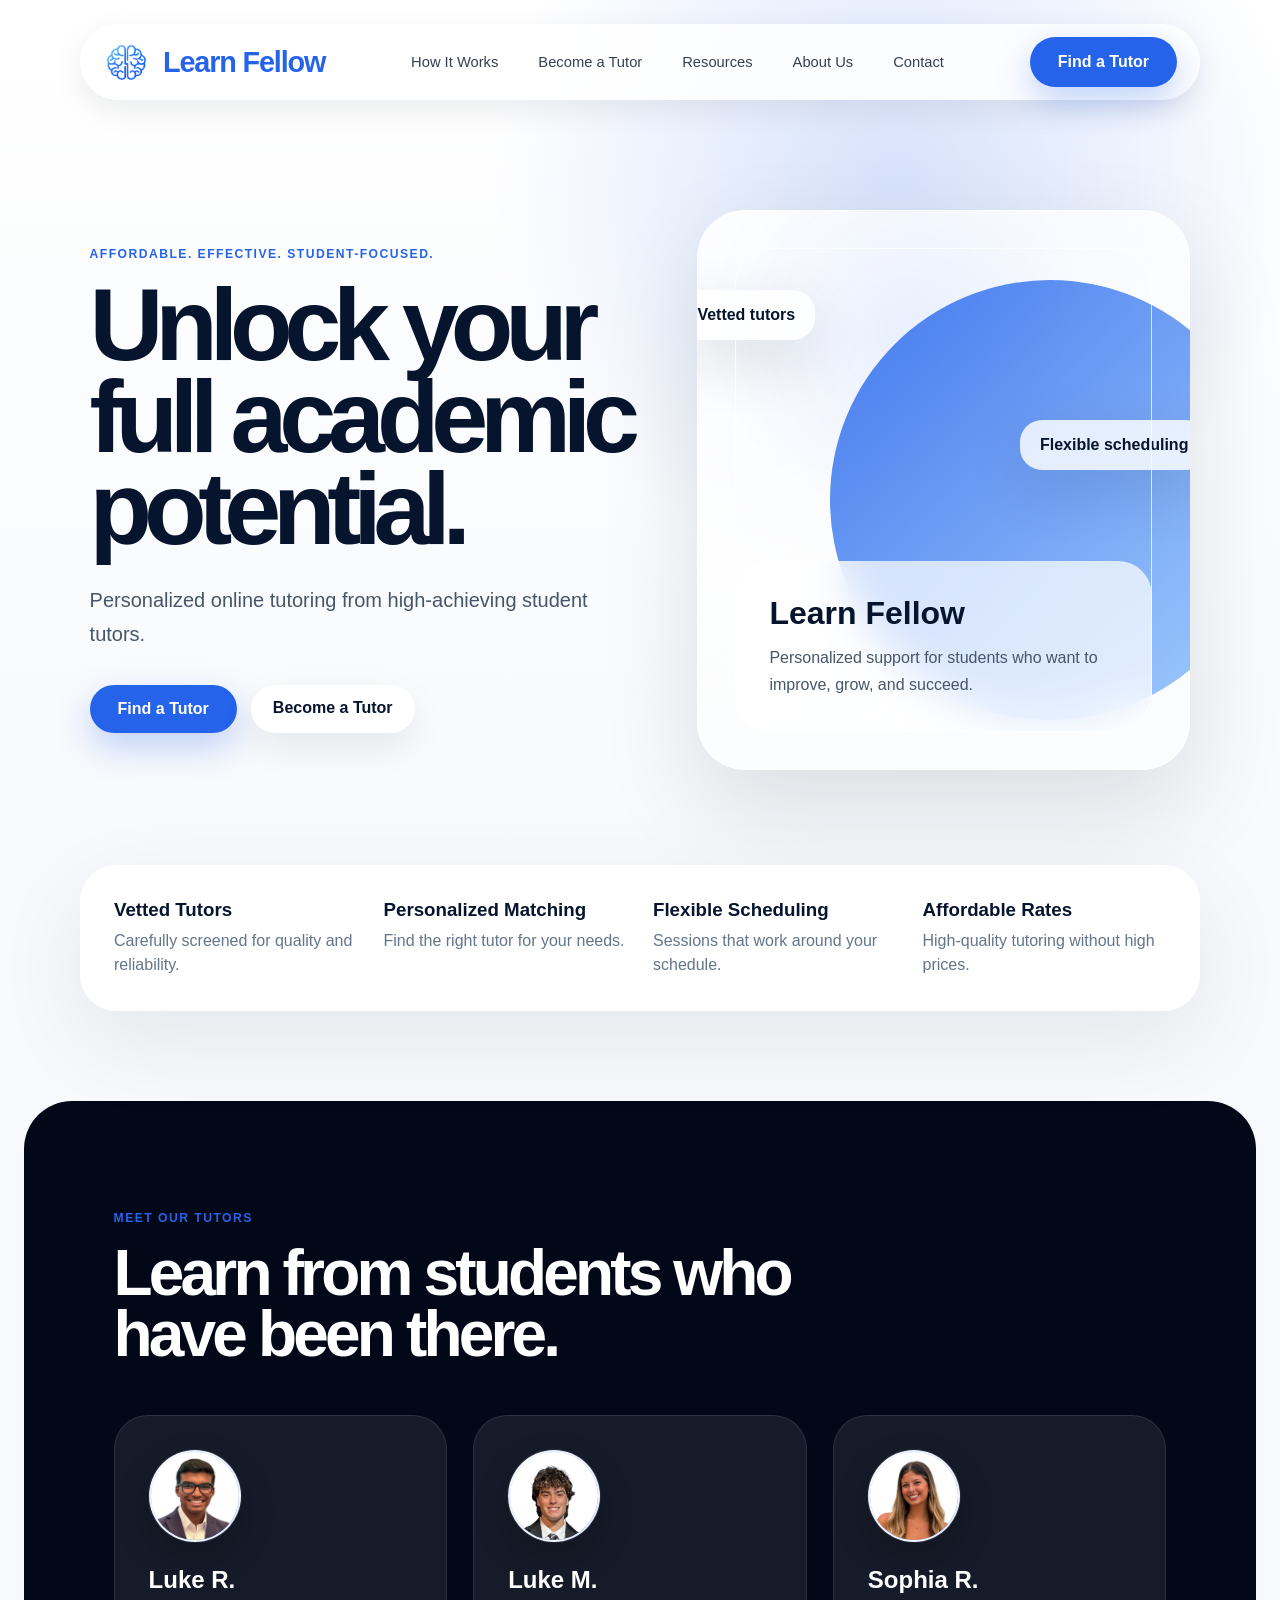
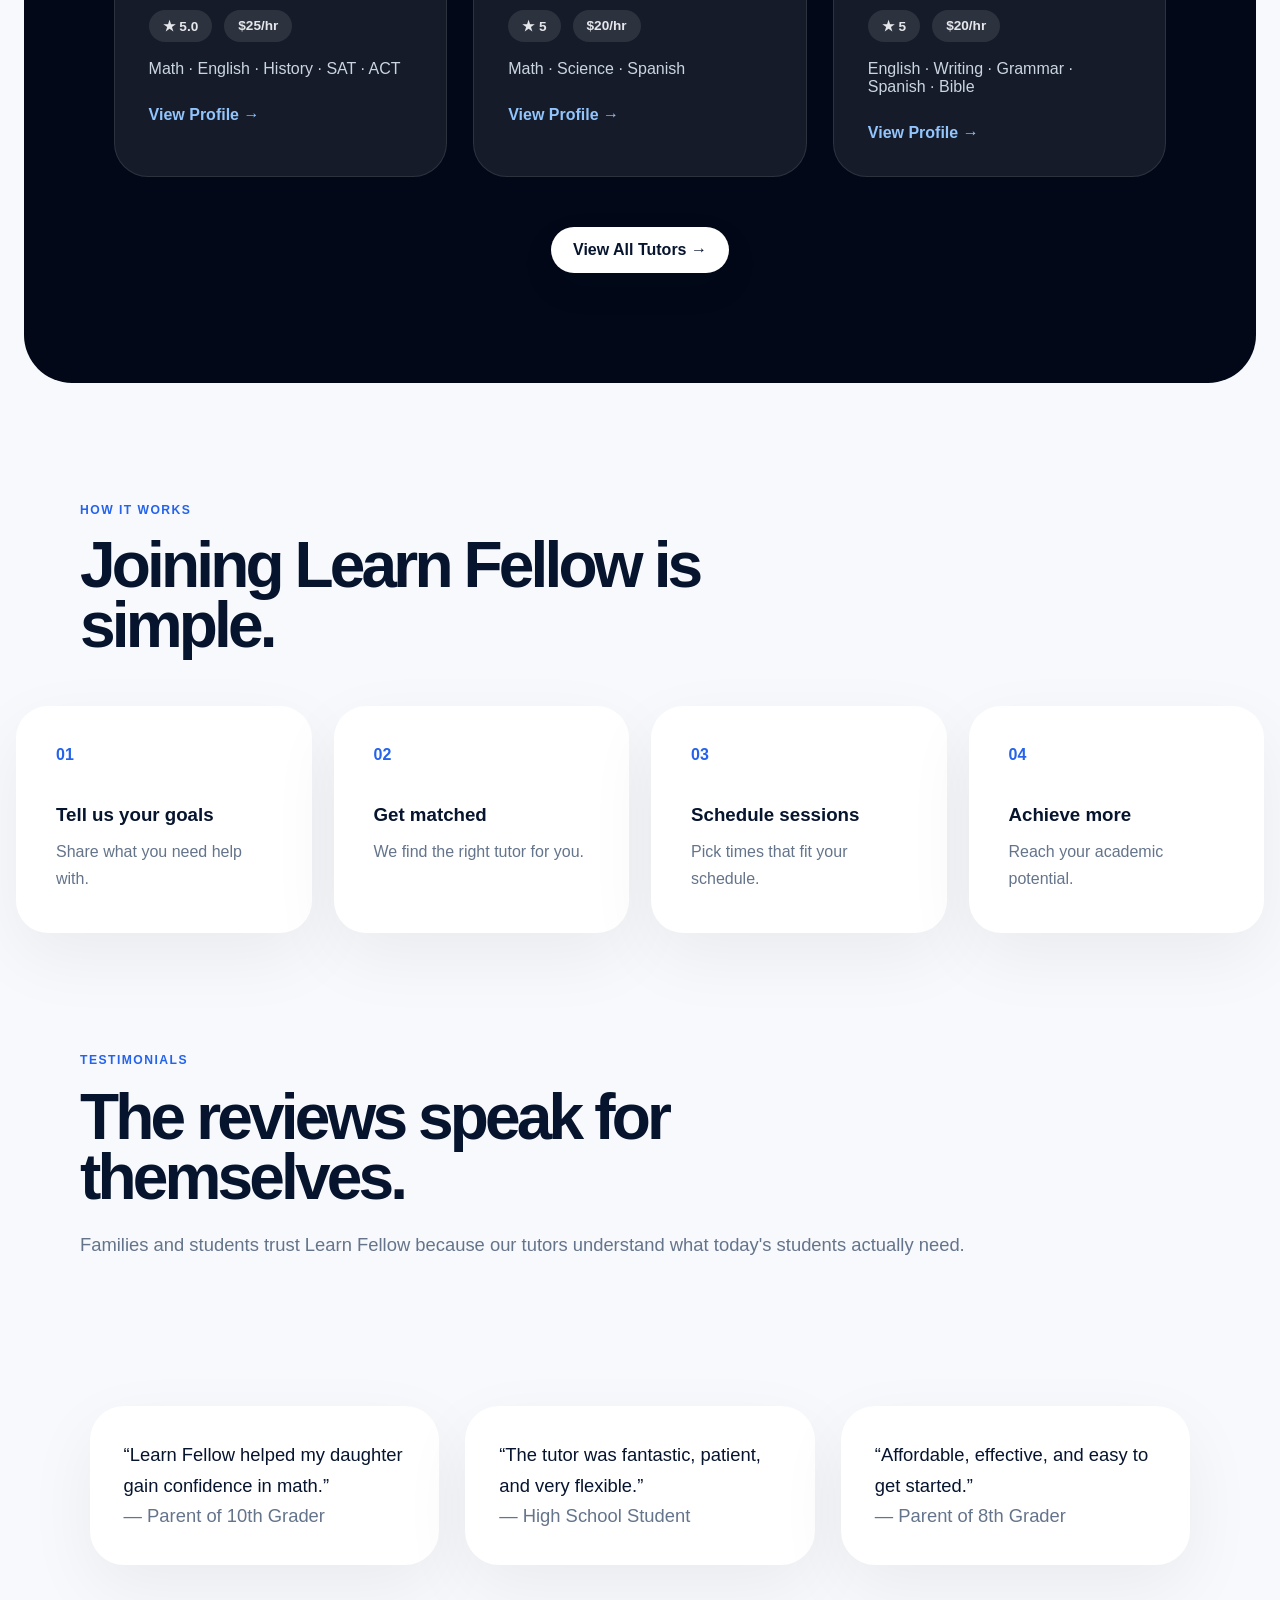
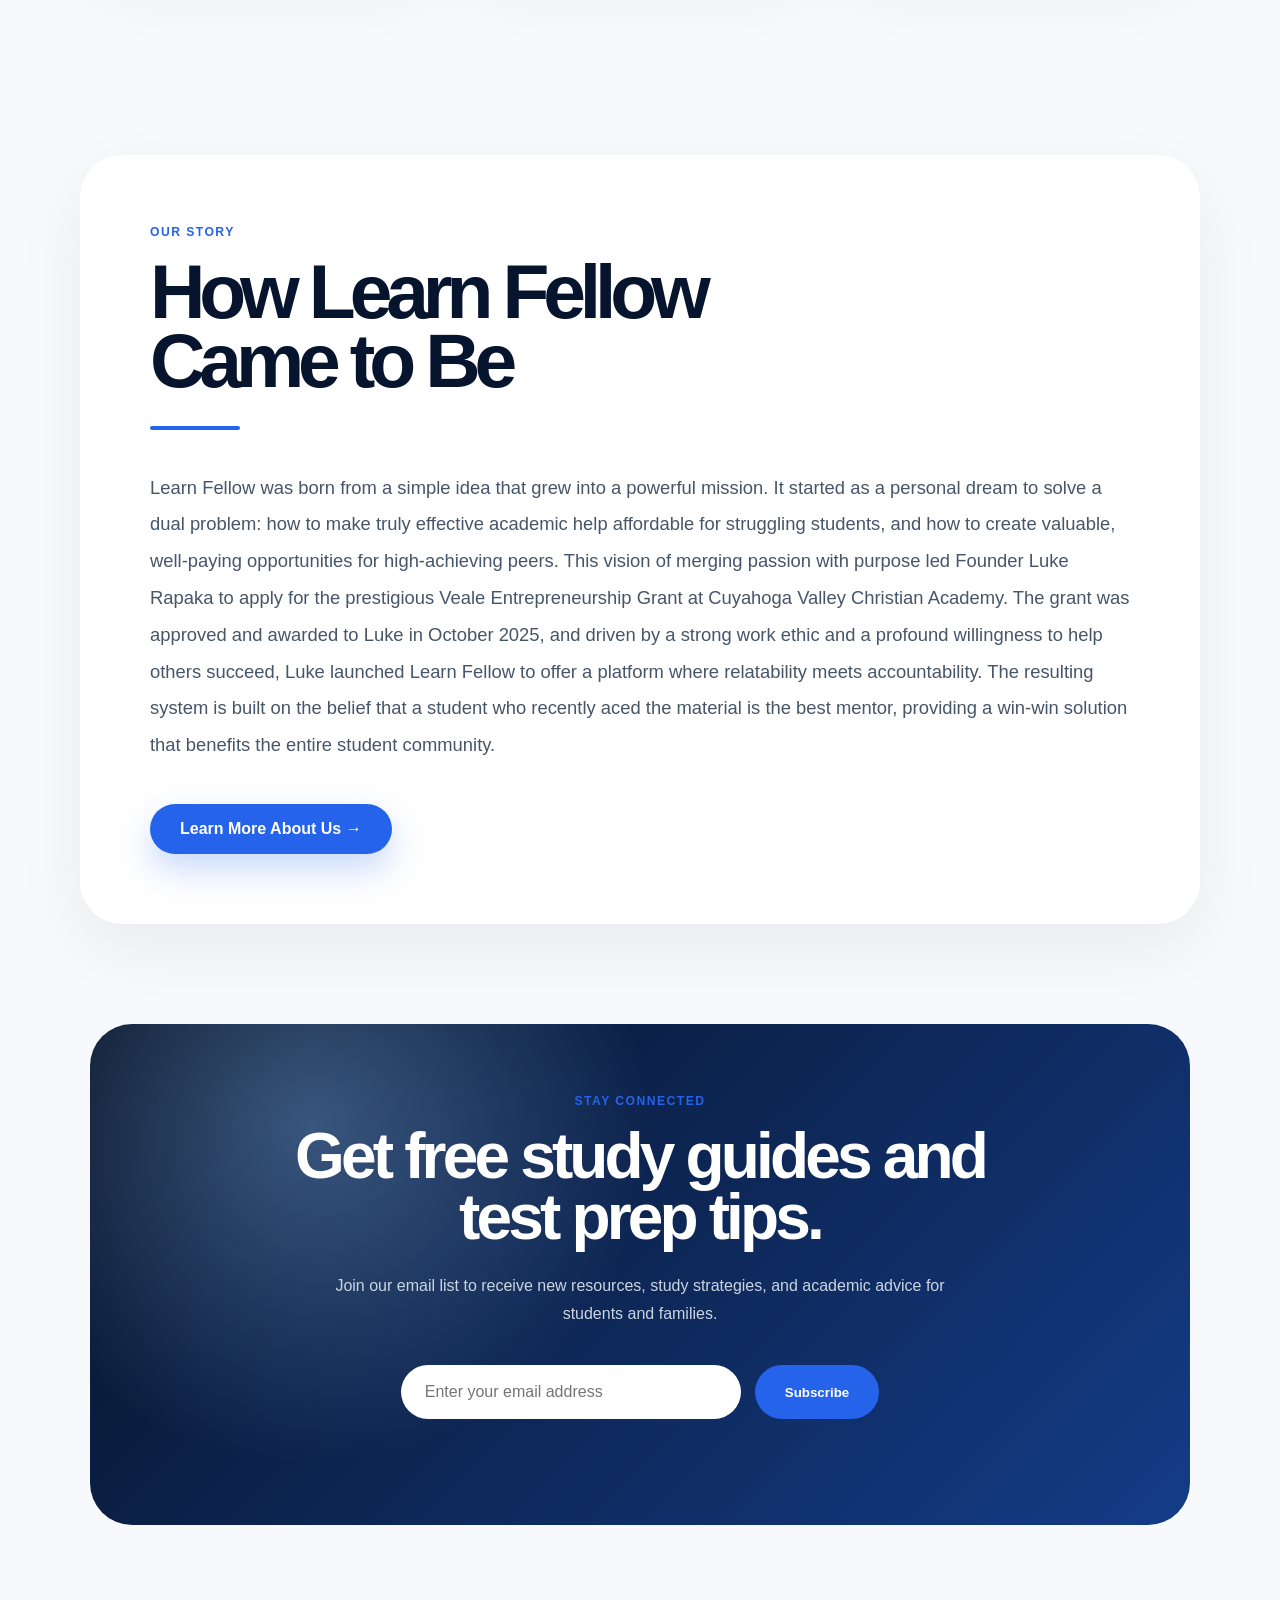
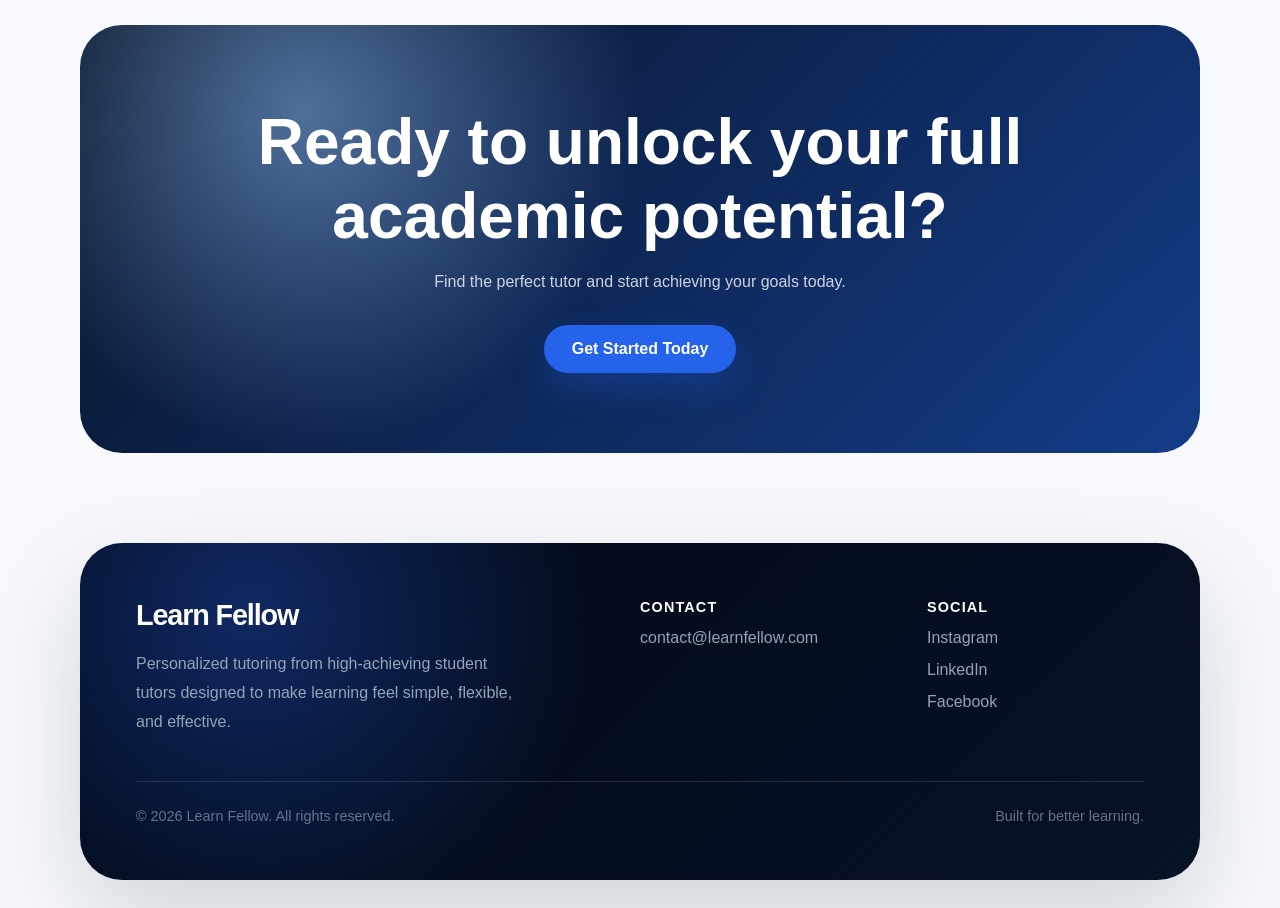
<file: index.html>
<!DOCTYPE html>
<html lang="en">

<head>
    <meta charset="UTF-8">
    <meta name="viewport" content="width=device-width, initial-scale=1.0">
    <title>Learn Fellow</title>

    <link rel="stylesheet" href="css/global.css">
    <link rel="stylesheet" href="css/home.css">
    <link rel="icon" href="assets/brain.png">
</head>

<body>

    <header class="nav">
        <a href="index.html" class="logo">
            <img src="assets/brain.png" alt="Learn Fellow Logo">
            <span class="brand-text">Learn Fellow</span>
        </a>

        <nav id="mobileNav">
            <a href="#how">How It Works</a>
            <a href="pages/become-tutor.html">Become a Tutor</a>
            <a href="pages/resources.html">Resources</a>
            <a href="pages/about.html">About Us</a>
            <a href="pages/contact.html">Contact</a>
        </nav>

        <button class="menu-toggle" id="menuToggle">☰</button>

        <a href="pages/find-tutor.html" class="nav-btn">
            Find a Tutor
        </a>
    </header>

    <section class="hero">

        <div class="hero-text reveal">
            <p class="eyebrow">
                Affordable. Effective. Student-Focused.
            </p>

            <h1>
                Unlock your full academic potential.
            </h1>

            <p class="subtext">
                Personalized online tutoring from high-achieving student tutors.
            </p>

            <div class="hero-buttons">
                <a href="pages/find-tutor.html" class="primary">
                    Find a Tutor
                </a>

                <a href="pages/become-tutor.html" class="secondary">
                    Become a Tutor
                </a>
            </div>
        </div>

        <div class="hero-card reveal">

            <div class="floating-card one">
                Vetted tutors
            </div>

            <div class="floating-card two">
                Flexible scheduling
            </div>

            <div class="glass-panel">
                <h3>Learn Fellow</h3>

                <p>
                    Personalized support for students who want to improve,
                    grow, and succeed.
                </p>
            </div>

        </div>

    </section>

    <section class="trust reveal">

        <div>
            <h3>Vetted Tutors</h3>
            <p>Carefully screened for quality and reliability.</p>
        </div>

        <div>
            <h3>Personalized Matching</h3>
            <p>Find the right tutor for your needs.</p>
        </div>

        <div>
            <h3>Flexible Scheduling</h3>
            <p>Sessions that work around your schedule.</p>
        </div>

        <div>
            <h3>Affordable Rates</h3>
            <p>High-quality tutoring without high prices.</p>
        </div>

    </section>

    <section class="section dark">

        <div class="section-heading reveal">
            <p class="eyebrow">
                Meet our tutors
            </p>

            <h2>
                Learn from students who have been there.
            </h2>
        </div>

        <div class="tutor-grid">

            <div class="tutor-card reveal">
                <div class="avatar">
                    <img src="assets/luke.png" alt="Luke R.">
                </div>

                <h3>Luke R.</h3>

                <div class="tutor-meta">
                    <span>★ 5.0</span>
                    <span>$25/hr</span>
                </div>

                <p>Math · English · History · SAT · ACT</p>

                <a href="pages/find-tutor.html">View Profile →</a>
            </div>

            <div class="tutor-card reveal">
                <div class="avatar">
                    <img src="assets/lukem.png" alt="Luke M.">
                </div>

                <h3>Luke M.</h3>

                <div class="tutor-meta">
                    <span>★ 5</span>
                    <span>$20/hr</span>
                </div>

                <p>Math · Science · Spanish</p>

                <a href="pages/find-tutor.html">View Profile →</a>
            </div>

            <div class="tutor-card reveal">
                <div class="avatar">
                    <img src="assets/sophia.png" alt="Sophia R.">
                </div>

                <h3>Sophia R.</h3>

                <div class="tutor-meta">
                    <span>★ 5</span>
                    <span>$20/hr</span>
                </div>

                <p>English · Writing · Grammar · Spanish · Bible</p>

                <a href="pages/find-tutor.html">View Profile →</a>
            </div>

        </div>

        <div class="view-all reveal">
            <a href="pages/find-tutor.html" class="secondary">
                View All Tutors →
            </a>
        </div>

    </section>

    <section class="how-section reveal" id="how">

        <div class="section-heading">
            <p class="eyebrow">
                How It Works
            </p>

            <h2>
                Joining Learn Fellow is simple.
            </h2>
        </div>

    </section>

    <div class="steps-container">

        <div class="steps">

            <div class="step reveal">
                <span>01</span>
                <h3>Tell us your goals</h3>
                <p>Share what you need help with.</p>
            </div>

            <div class="step reveal">
                <span>02</span>
                <h3>Get matched</h3>
                <p>We find the right tutor for you.</p>
            </div>

            <div class="step reveal">
                <span>03</span>
                <h3>Schedule sessions</h3>
                <p>Pick times that fit your schedule.</p>
            </div>

            <div class="step reveal">
                <span>04</span>
                <h3>Achieve more</h3>
                <p>Reach your academic potential.</p>
            </div>

        </div>

    </div>

    <section class="testimonials-header reveal">

        <p class="eyebrow">
            Testimonials
        </p>

        <h2>
            The reviews speak for themselves.
        </h2>

        <p class="section-subtext">
            Families and students trust Learn Fellow because our tutors understand what today's students actually need.
        </p>

    </section>

    <section class="section testimonials">

        <div class="testimonial reveal">
            “Learn Fellow helped my daughter gain confidence in math.”

            <span>
                — Parent of 10th Grader
            </span>
        </div>

        <div class="testimonial reveal">
            “The tutor was fantastic, patient, and very flexible.”

            <span>
                — High School Student
            </span>
        </div>

        <div class="testimonial reveal">
            “Affordable, effective, and easy to get started.”

            <span>
                — Parent of 8th Grader
            </span>
        </div>

    </section>

    <section class="origin-section reveal">

        <p class="eyebrow">
            OUR STORY
        </p>

        <h2>
            How Learn Fellow<br>
            Came to Be
        </h2>

        <div class="story-line"></div>

        <div class="story-content">

            <p>
                Learn Fellow was born from a simple idea that grew into a powerful mission. It started as a personal
                dream to solve a dual problem: how to make truly effective academic help affordable for struggling
                students, and how to create valuable, well-paying opportunities for high-achieving peers.

                This vision of merging passion with purpose led Founder Luke Rapaka to apply for the prestigious Veale
                Entrepreneurship Grant at Cuyahoga Valley Christian Academy. The grant was approved and awarded to Luke
                in October 2025, and driven by a strong work ethic and a profound willingness to help others succeed,
                Luke launched Learn Fellow to offer a platform where relatability meets accountability.

                The resulting system is built on the belief that a student who recently aced the material is the best
                mentor, providing a win-win solution that benefits the entire student community.
            </p>

        </div>

        <a href="pages/about.html" class="story-button">
            Learn More About Us →
        </a>

    </section>

    <section class="newsletter reveal">
        <div class="newsletter-content">
            <p class="eyebrow">Stay Connected</p>

            <h2>Get free study guides and test prep tips.</h2>

            <p>
                Join our email list to receive new resources, study strategies,
                and academic advice for students and families.
            </p>

            <form class="newsletter-form" id="newsletterForm">
                <input type="email" id="newsletterEmail" placeholder="Enter your email address" required>

                <button type="submit">
                    Subscribe
                </button>
            </form>

            <p id="newsletterStatus"></p>
        </div>
    </section>

    <section class="cta reveal">

        <h2>
            Ready to unlock your full academic potential?
        </h2>

        <p>
            Find the perfect tutor and start achieving your goals today.
        </p>

        <a href="pages/find-tutor.html" class="primary">
            Get Started Today
        </a>

    </section>

    <footer class="site-footer">

        <div class="footer-main">

            <div>

                <div class="logo footer-logo">
                    <span class="brand-text">
                        Learn Fellow
                    </span>
                </div>

                <p class="footer-description">
                    Personalized tutoring from high-achieving student tutors designed to make learning feel simple,
                    flexible, and effective.
                </p>

            </div>

            <div class="footer-column">

                <h4>Contact</h4>

                <a href="mailto:contact@learnfellow.com">
                    contact@learnfellow.com
                </a>

            </div>

            <div class="footer-column">

                <h4>Social</h4>

                <a href="https://www.instagram.com/learnfellow/">
                    Instagram
                </a>

                <a href="https://www.linkedin.com/company/learnfellow/">
                    LinkedIn
                </a>

                <a href="https://www.facebook.com/profile.php?id=61583985770342">
                    Facebook
                </a>

            </div>

        </div>

        <div class="footer-bottom">
            <p>
                © 2026 Learn Fellow. All rights reserved.
            </p>

            <p>
                Built for better learning.
            </p>
        </div>

    </footer>

    <script src="js/script.js"></script>

</body>

</html>
</file>
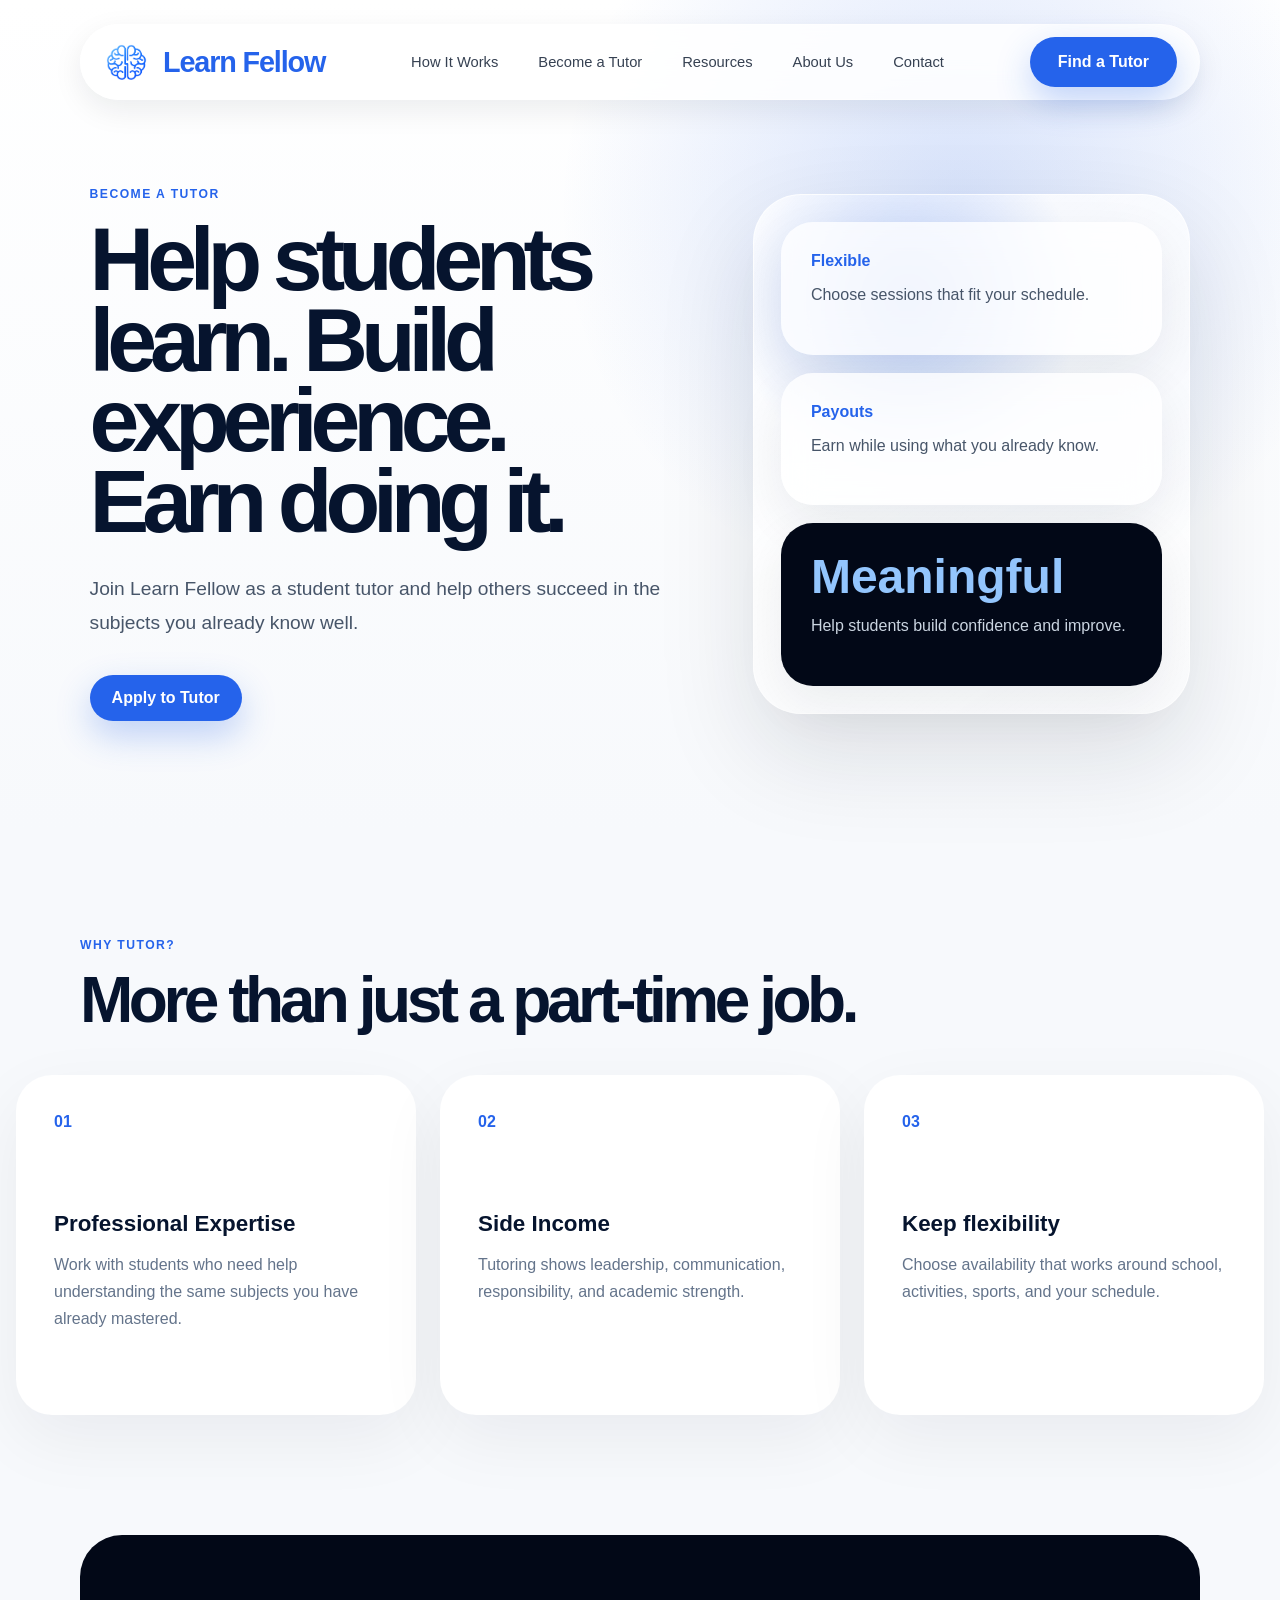
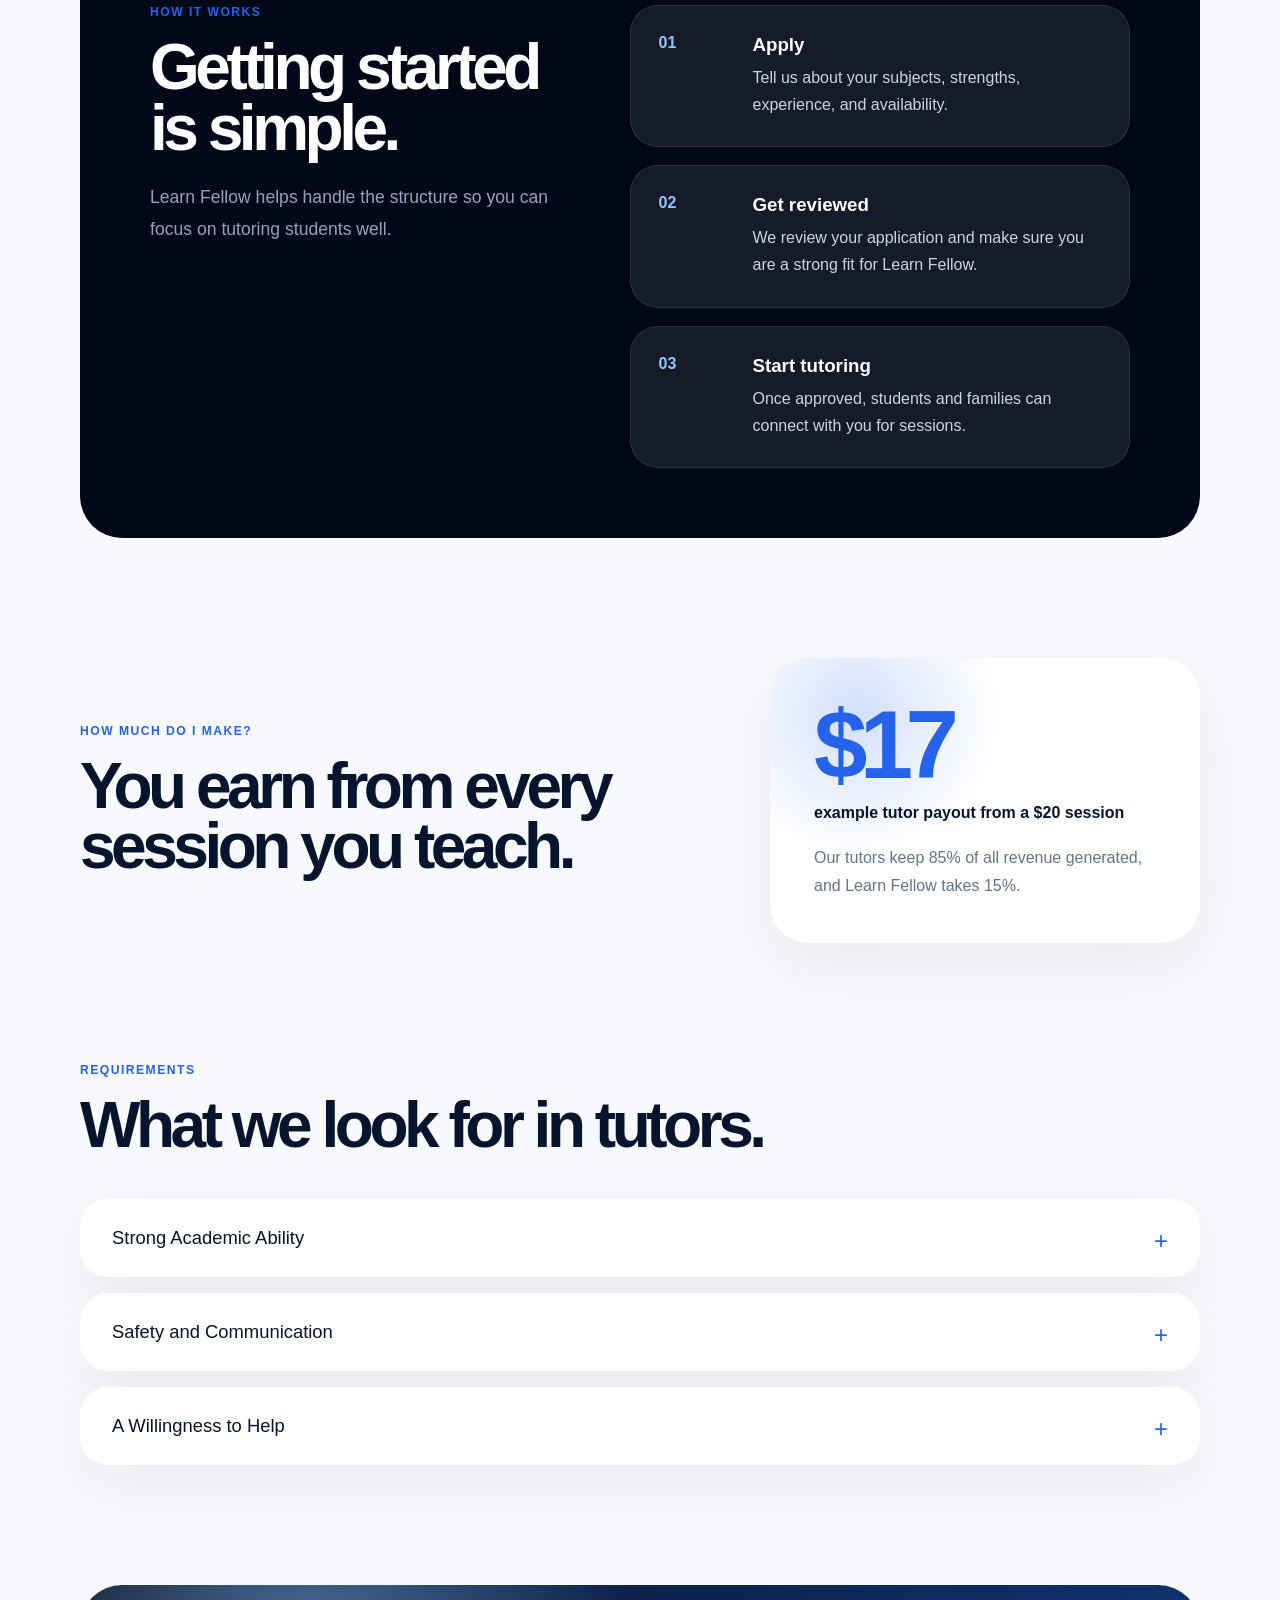
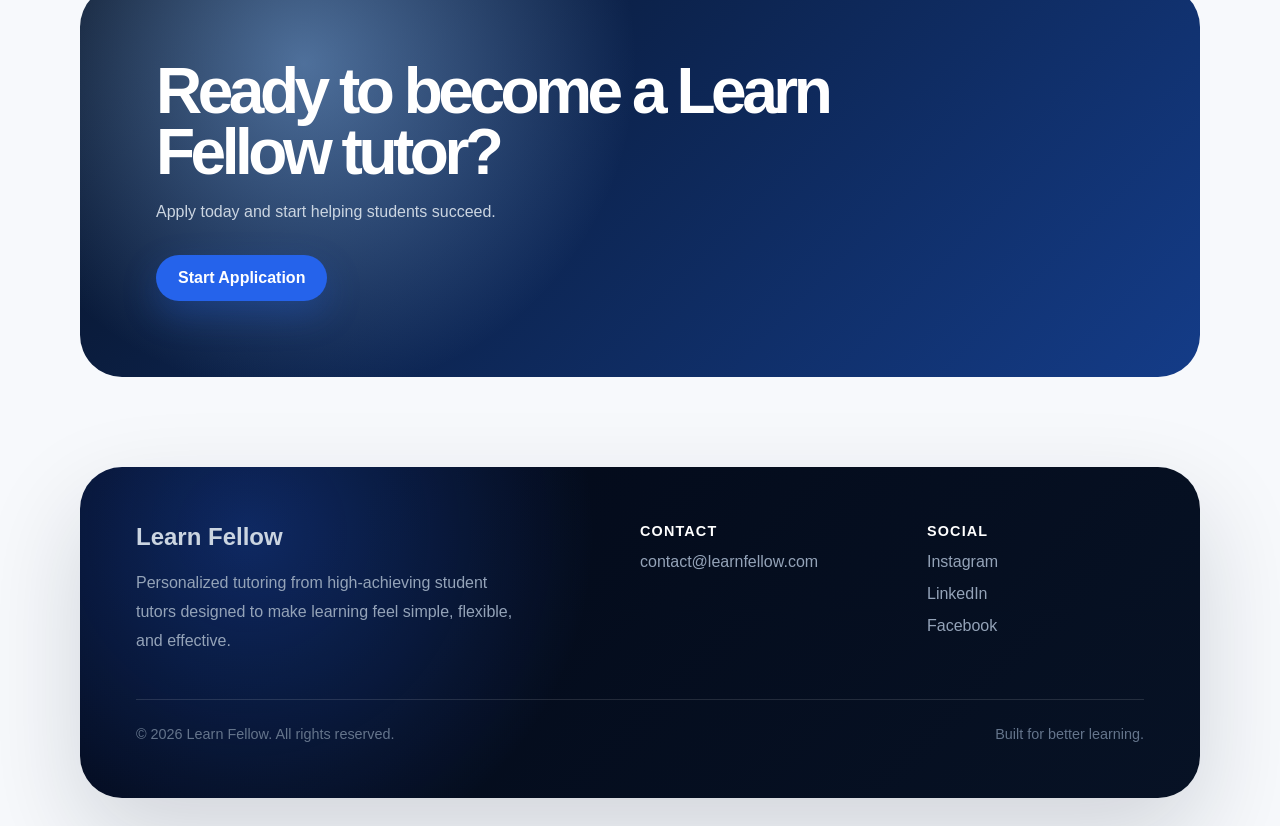
<file: pages/become-tutor.html>
<!DOCTYPE html>
<html lang="en">

<head>
    <meta charset="UTF-8">
    <meta name="viewport" content="width=device-width, initial-scale=1.0">
    <title>Become a Tutor | Learn Fellow</title>

    <link rel="stylesheet" href="../css/global.css">
    <link rel="stylesheet" href="../css/become-tutor.css">
    <link rel="icon" href="../assets/brain.png">
</head>

<body>

    <header class="nav">
        <a href="../index.html" class="logo">
            <img src="../assets/brain.png" alt="Learn Fellow Logo">
            <span class="brand-text">Learn Fellow</span>
        </a>

        <nav id="mobileNav">
            <a href="../index.html#how">How It Works</a>
            <a href="become-tutor.html">Become a Tutor</a>
            <a href="resources.html">Resources</a>
            <a href="about.html">About Us</a>
            <a href="contact.html">Contact</a>
        </nav>

        <button class="menu-toggle" id="menuToggle">☰</button>

        <a href="find-tutor.html" class="nav-btn">
            Find a Tutor
        </a>
    </header>

    <section class="tutor-hero reveal">
        <div class="tutor-hero-text">
            <p class="eyebrow">Become a Tutor</p>

            <h1>Help students learn. Build experience. Earn doing it.</h1>

            <p>
                Join Learn Fellow as a student tutor and help others succeed in the subjects you already know well.
            </p>

            <a href="https://docs.google.com/forms/d/e/1FAIpQLSed9nmCQ6c981T49u8BKFrkeIiu8X-uqWKle1jGoIlbYmaQhA/viewform"
                class="primary">Apply to Tutor</a>
        </div>

        <div class="tutor-hero-panel">
            <div class="mini-stat">
                <span>Flexible</span>
                <p>Choose sessions that fit your schedule.</p>
            </div>

            <div class="mini-stat">
                <span>Payouts</span>
                <p>Earn while using what you already know.</p>
            </div>

            <div class="mini-stat highlight">
                <span>Meaningful</span>
                <p>Help students build confidence and improve.</p>
            </div>
        </div>
    </section>

    <section class="why-tutor-section">
        <div class="why-heading reveal">
            <p class="eyebrow">Why Tutor?</p>
            <h2>More than just a part-time job.</h2>
        </div>

        <div class="why-grid">
            <div class="why-card reveal">
                <span>01</span>
                <h3>Professional Expertise</h3>
                <p>Work with students who need help understanding the same subjects you have already mastered.</p>
            </div>

            <div class="why-card reveal">
                <span>02</span>
                <h3>Side Income</h3>
                <p>Tutoring shows leadership, communication, responsibility, and academic strength.</p>
            </div>

            <div class="why-card reveal">
                <span>03</span>
                <h3>Keep flexibility</h3>
                <p>Choose availability that works around school, activities, sports, and your schedule.</p>
            </div>
        </div>
    </section>

    <section class="tutor-process-section">
        <div class="process-left reveal">
            <p class="eyebrow">How It Works</p>
            <h2>Getting started is simple.</h2>
            <p>
                Learn Fellow helps handle the structure so you can focus on tutoring students well.
            </p>
        </div>

        <div class="process-list">
            <div class="process-item reveal">
                <span>01</span>
                <div>
                    <h3>Apply</h3>
                    <p>Tell us about your subjects, strengths, experience, and availability.</p>
                </div>
            </div>

            <div class="process-item reveal">
                <span>02</span>
                <div>
                    <h3>Get reviewed</h3>
                    <p>We review your application and make sure you are a strong fit for Learn Fellow.</p>
                </div>
            </div>

            <div class="process-item reveal">
                <span>03</span>
                <div>
                    <h3>Start tutoring</h3>
                    <p>Once approved, students and families can connect with you for sessions.</p>
                </div>
            </div>
        </div>
    </section>

    <section class="earn-section reveal">
        <div>
            <p class="eyebrow">How Much Do I Make?</p>
            <h2>You earn from every session you teach.</h2>
        </div>

        <div class="earn-card">
            <p class="earn-number">$17</p>
            <p class="earn-label">example tutor payout from a $20 session</p>
            <p class="earn-note">
                Our tutors keep 85% of all revenue generated, and Learn Fellow takes 15%.
            </p>
        </div>
    </section>

    <section class="requirements-section" id="apply">
        <div class="requirements-heading reveal">
            <p class="eyebrow">Requirements</p>
            <h2>What we look for in tutors.</h2>
        </div>

        <div class="requirements-list">
            <details class="requirement-item reveal">
                <summary>Strong Academic Ability</summary>
                <p>We demand quantifiable proof of mastery to ensure our tutors are true experts in their subject
                    matter. To verify your knowledge, all applicants must submit one of the following for thorough
                    review: official Standardized Test Scores (SAT, ACT, PSAT) or an official High School Transcript.
                    This commitment guarantees that every Fellow possesses the verified academic foundation necessary to
                    teach the material effectively and confidently, upholding the high standards of expertise parents
                    expect from Learn Fellow.</p>
            </details>

            <details class="requirement-item reveal">
                <summary>Safety and Communication</summary>
                <p>To transition from a great student to a great mentor, every accepted candidate must complete a
                    professional training step. This includes thoughtful responses to detailed application questions,
                    followed by the mandatory completion of a professional teaching course such as the Skillshare “Learn
                    the Art of Teaching Skills, Coaching & Mentoring to Educate & Train Others” by Arman Chowdhury. This
                    ensures proficiency in instructional best practices, safety protocols, and professional conduct.
                    Finally, all tutors must sign a Non-Disclosure Agreement (NDA) to formally secure student privacy
                    and guarantee full compliance with our platform's safety standards.</p>
            </details>

            <details class="requirement-item reveal">
                <summary>A Willingness to Help</summary>
                <p>Beyond test scores, we vet for character, reliability, and professionalism—qualities essential for
                    successful peer mentorship. Every applicant must secure a minimum of two professional referrals from
                    non-family adults, such as former teachers, coaches, or employers. These endorsements are sent
                    directly to the Learn Fellow administration, providing us with vital third-party insight into the
                    tutor’s integrity, communication skills, and responsibility when working with others.</p>
            </details>
        </div>
    </section>

    <section class="tutor-cta reveal">
        <h2>Ready to become a Learn Fellow tutor?</h2>
        <p>Apply today and start helping students succeed.</p>
        <a href="https://docs.google.com/forms/d/e/1FAIpQLSed9nmCQ6c981T49u8BKFrkeIiu8X-uqWKle1jGoIlbYmaQhA/viewform"
            class="primary">Start Application</a>
    </section>

    <footer class="site-footer">
        <div class="footer-main">
            <div>
                <h2 class="footer-title">Learn Fellow</h2>

                <p class="footer-description">
                    Personalized tutoring from high-achieving student tutors designed to make learning feel simple,
                    flexible, and effective.
                </p>
            </div>

            <div class="footer-column">
                <h4>Contact</h4>
                <a href="mailto:contact@learnfellow.com">contact@learnfellow.com</a>
            </div>

            <div class="footer-column">

                <h4>Social</h4>

                <a href="https://www.instagram.com/learnfellow/">
                    Instagram
                </a>

                <a href="https://www.linkedin.com/company/learnfellow/">
                    LinkedIn
                </a>

                <a href="https://www.facebook.com/profile.php?id=61583985770342">
                    Facebook
                </a>

            </div>
        </div>

        <div class="footer-bottom">
            <p>© 2026 Learn Fellow. All rights reserved.</p>
            <p>Built for better learning.</p>
        </div>
    </footer>

    <script src="../js/script.js"></script>
</body>

</html>
</file>
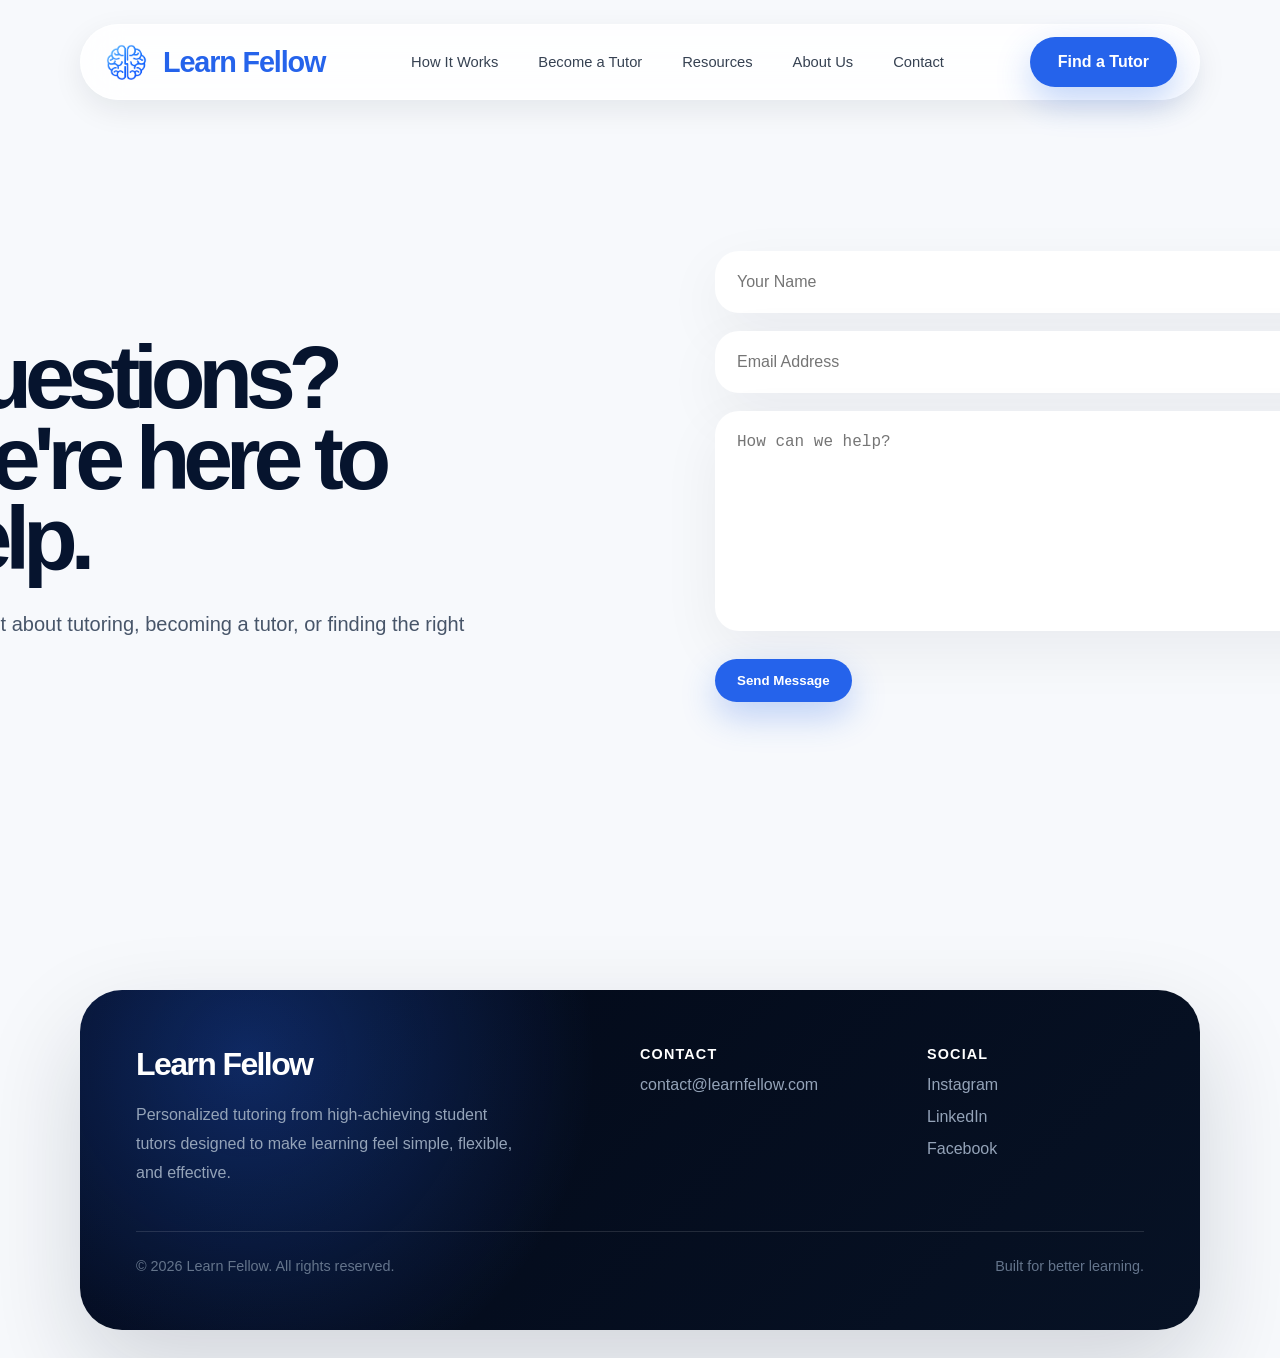
<file: pages/contact.html>
<!DOCTYPE html>
<html lang="en">

<head>
    <meta charset="UTF-8">
    <meta name="viewport" content="width=device-width, initial-scale=1.0">
    <title>Contact | Learn Fellow</title>

    <link rel="stylesheet" href="../css/global.css">
    <link rel="stylesheet" href="../css/contact.css">
    <link rel="icon" href="../assets/brain.png">
</head>

<body>

    <header class="nav">
        <a href="../index.html" class="logo">
            <img src="../assets/brain.png" alt="Learn Fellow Logo">
            <span class="brand-text">Learn Fellow</span>
        </a>

        <nav id="mobileNav">
            <a href="../index.html#how">How It Works</a>
            <a href="become-tutor.html">Become a Tutor</a>
            <a href="resources.html">Resources</a>
            <a href="about.html">About Us</a>
            <a href="contact.html">Contact</a>
        </nav>
        <button class="menu-toggle" id="menuToggle">☰</button>

        <a href="find-tutor.html" class="nav-btn">
            Find a Tutor
        </a>
    </header>

    <section class="contact-layout">

        <div class="contact-left reveal">

            <p class="eyebrow">
                Contact
            </p>

            <h1>
                Questions? We're here to help.
            </h1>

            <p class="subtext">
                Reach out about tutoring, becoming a tutor, or finding the right match.
            </p>

        </div>

        <div class="contact-right reveal">

            <form class="contact-form" id="contactForm">

                <input type="text" name="name" placeholder="Your Name" required>

                <input type="email" name="email" placeholder="Email Address" required>

                <textarea name="message" placeholder="How can we help?" required></textarea>

                <button class="primary" type="submit">Send Message</button>

                <p class="form-status" id="formStatus"></p>

            </form>

        </div>

    </section>

    <footer class="site-footer">
        <div class="footer-main">
            <div>
                <h2 class="footer-title">Learn Fellow</h2>

                <p class="footer-description">
                    Personalized tutoring from high-achieving student tutors designed to make learning feel simple,
                    flexible, and effective.
                </p>
            </div>

            <div class="footer-column">
                <h4>Contact</h4>
                <a href="mailto:contact@learnfellow.com">contact@learnfellow.com</a>
            </div>

            <div class="footer-column">

                <h4>Social</h4>

                <a href="https://www.instagram.com/learnfellow/">
                    Instagram
                </a>

                <a href="https://www.linkedin.com/company/learnfellow/">
                    LinkedIn
                </a>

                <a href="https://www.facebook.com/profile.php?id=61583985770342">
                    Facebook
                </a>

            </div>
        </div>

        <div class="footer-bottom">
            <p>© 2026 Learn Fellow. All rights reserved.</p>
            <p>Built for better learning.</p>
        </div>
    </footer>

    <script src="../js/script.js"></script>

</body>

</html>
</file>
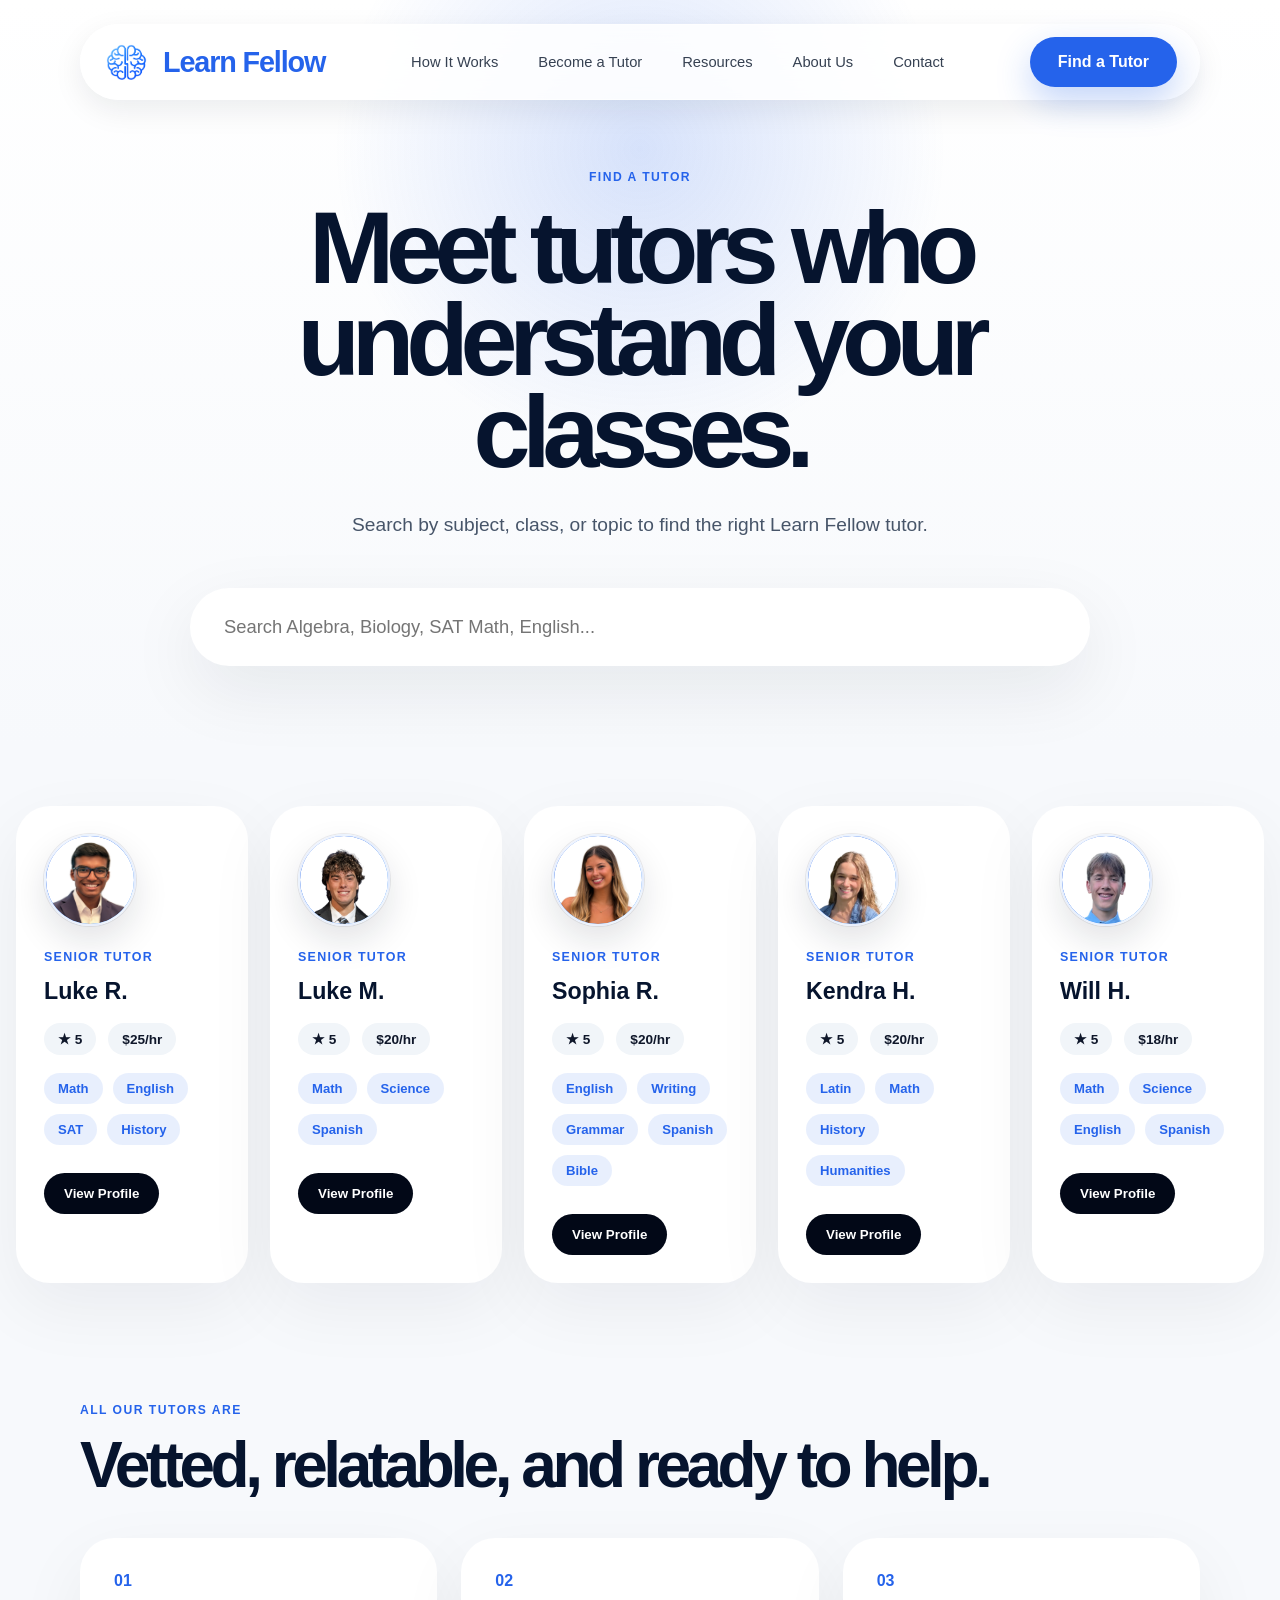
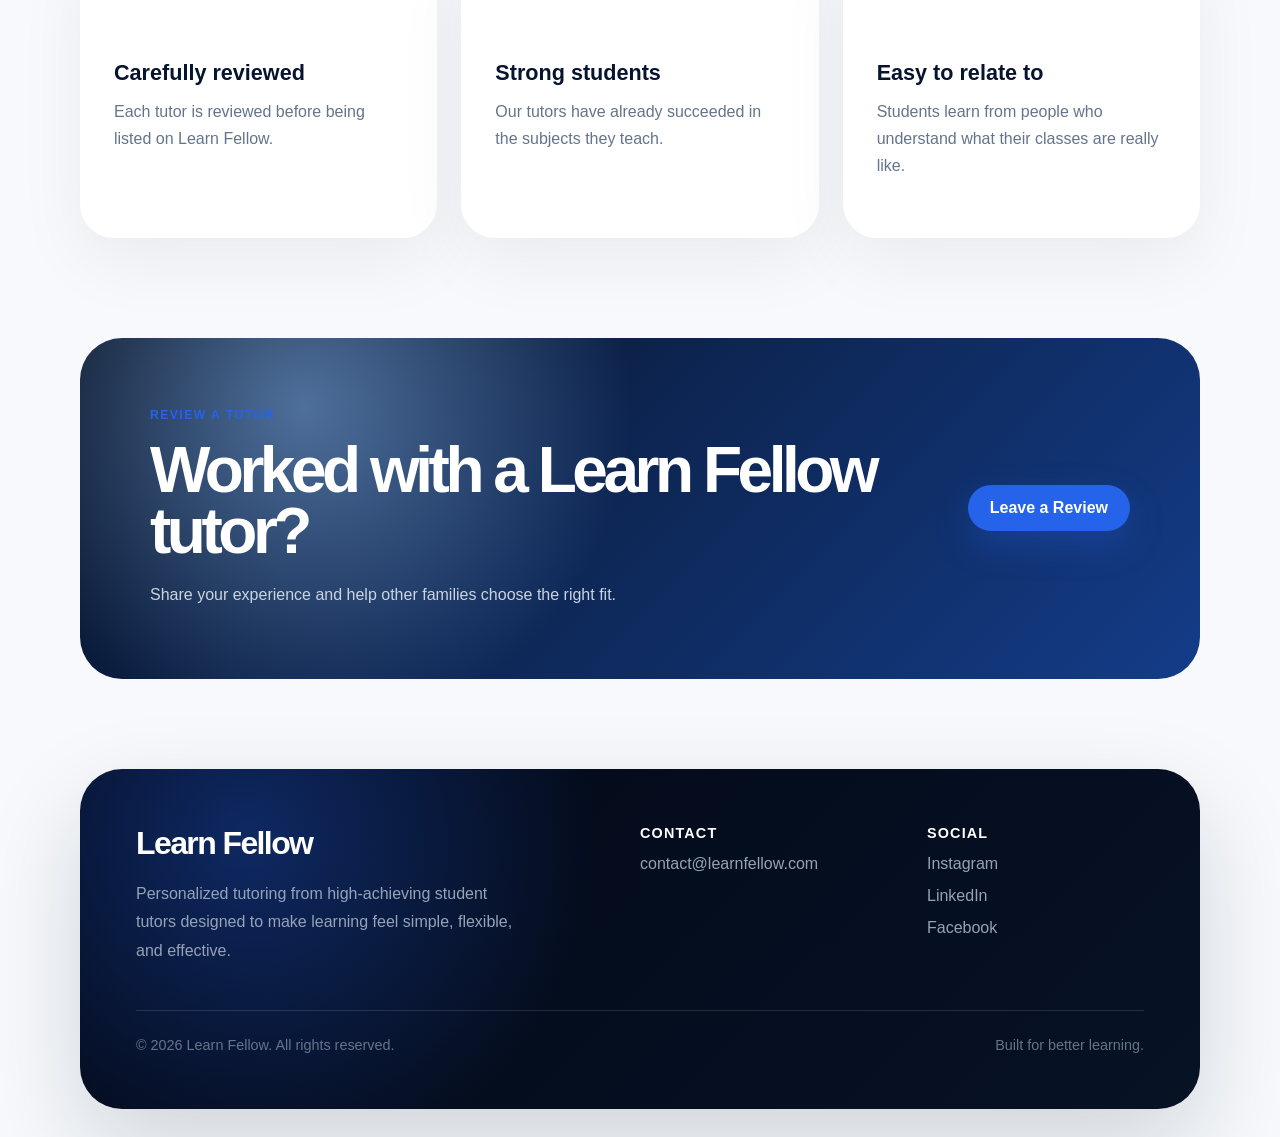
<file: pages/find-tutor.html>
<!DOCTYPE html>
<html lang="en">

<head>
    <meta charset="UTF-8">
    <meta name="viewport" content="width=device-width, initial-scale=1.0">
    <title>Find a Tutor | Learn Fellow</title>

    <link rel="stylesheet" href="../css/global.css">
    <link rel="stylesheet" href="../css/find-tutor.css">
    <link rel="icon" href="../assets/brain.png">
</head>

<body>

    <header class="nav">
        <a href="../index.html" class="logo">
            <img src="../assets/brain.png" alt="Learn Fellow Logo">
            <span class="brand-text">Learn Fellow</span>
        </a>

        <nav id="mobileNav">
            <a href="../index.html#how">How It Works</a>
            <a href="become-tutor.html">Become a Tutor</a>
            <a href="resources.html">Resources</a>
            <a href="about.html">About Us</a>
            <a href="contact.html">Contact</a>
        </nav>

        <button class="menu-toggle" id="menuToggle">☰</button>

        <a href="find-tutor.html" class="nav-btn">
            Find a Tutor
        </a>
    </header>

    <section class="find-hero reveal">
        <p class="eyebrow">Find a Tutor</p>
        <h1>Meet tutors who understand your classes.</h1>
        <p>Search by subject, class, or topic to find the right Learn Fellow tutor.</p>

        <div class="search-wrap">
            <input type="text" id="tutorSearch" placeholder="Search Algebra, Biology, SAT Math, English...">
        </div>
    </section>

    <section class="tutor-directory">

        <div class="tutor-card" data-tutor="luke" data-subjects="algebra geometry calculus sat math precalculus">
            <div class="profile-circle">
                <img src="../assets/luke.png" alt="Luke R.">
            </div>

            <p class="tutor-tag">Senior Tutor</p>
            <h3>Luke R.</h3>

            <div class="tutor-meta">
                <span>★ 5</span>
                <span>$25/hr</span>
            </div>

            <div class="subject-tags">
                <span>Math</span>
                <span>English</span>
                <span>SAT</span>
                <span>History</span>
            </div>

            <button class="open-modal" data-tutor="luke">View Profile</button>
        </div>

        <div class="tutor-card" data-tutor="lukem" data-subjects="chemistry physics biology science algebra">
            <div class="profile-circle">
                <img src="../assets/lukem.png" alt="Luke M.">
            </div>

            <p class="tutor-tag">Senior Tutor</p>
            <h3>Luke M.</h3>

            <div class="tutor-meta">
                <span>★ 5</span>
                <span>$20/hr</span>
            </div>

            <div class="subject-tags">
                <span>Math</span>
                <span>Science</span>
                <span>Spanish</span>
            </div>

            <button class="open-modal" data-tutor="lukem">View Profile</button>
        </div>

        <div class="tutor-card" data-tutor="sophia"
            data-subjects="english writing act reading essay grammar literature">
            <div class="profile-circle">
                <img src="../assets/sophia.png" alt="Sophia R.">
            </div>

            <p class="tutor-tag">Senior Tutor</p>
            <h3>Sophia R.</h3>

            <div class="tutor-meta">
                <span>★ 5</span>
                <span>$20/hr</span>
            </div>

            <div class="subject-tags">
                <span>English</span>
                <span>Writing</span>
                <span>Grammar</span>
                <span>Spanish</span>
                <span>Bible</span>

            </div>

            <button class="open-modal" data-tutor="sophia">View Profile</button>
        </div>

        <div class="tutor-card" data-tutor="kendra" data-subjects="computer science coding python java math">
            <div class="profile-circle">
                <img src="../assets/kendra.png" alt="Kendra H.">
            </div>

            <p class="tutor-tag">Senior Tutor</p>
            <h3>Kendra H.</h3>

            <div class="tutor-meta">
                <span>★ 5</span>
                <span>$20/hr</span>
            </div>

            <div class="subject-tags">
                <span>Latin</span>
                <span>Math</span>
                <span>History</span>
                <span>Humanities</span>
            </div>

            <button class="open-modal" data-tutor="kendra">View Profile</button>
        </div>

        <div class="tutor-card" data-tutor="will" data-subjects="spanish history social studies english biology">
            <div class="profile-circle">
                <img src="../assets/will.png" alt="Will H.">
            </div>

            <p class="tutor-tag">Senior Tutor</p>
            <h3>Will H.</h3>

            <div class="tutor-meta">
                <span>★ 5</span>
                <span>$18/hr</span>
            </div>

            <div class="subject-tags">
                <span>Math</span>
                <span>Science</span>
                <span>English</span>
                <span>Spanish</span>
            </div>

            <button class="open-modal" data-tutor="will">View Profile</button>
        </div>

    </section>

    <p class="no-results" id="noResults">No tutors found. Try searching a different subject.</p>

    <section class="all-tutors-section reveal">
        <div class="all-tutors-heading">
            <p class="eyebrow">All Our Tutors Are</p>
            <h2>Vetted, relatable, and ready to help.</h2>
        </div>

        <div class="all-tutors-grid">
            <div class="all-tutors-card">
                <span>01</span>
                <h3>Carefully reviewed</h3>
                <p>Each tutor is reviewed before being listed on Learn Fellow.</p>
            </div>

            <div class="all-tutors-card">
                <span>02</span>
                <h3>Strong students</h3>
                <p>Our tutors have already succeeded in the subjects they teach.</p>
            </div>

            <div class="all-tutors-card">
                <span>03</span>
                <h3>Easy to relate to</h3>
                <p>Students learn from people who understand what their classes are really like.</p>
            </div>
        </div>
    </section>

    <section class="review-section reveal">
        <div>
            <p class="eyebrow">Review a Tutor</p>
            <h2>Worked with a Learn Fellow tutor?</h2>
            <p>Share your experience and help other families choose the right fit.</p>
        </div>

        <a href="https://docs.google.com/forms/d/e/1FAIpQLSct89Rx0xoKhd_q3jf6m86UNPjzymcCs76lmqggyoVSsPbElw/viewform"
            class="primary">Leave a Review</a>
    </section>

    <footer class="site-footer">
        <div class="footer-main">
            <div>
                <h2 class="footer-title">Learn Fellow</h2>
                <p class="footer-description">
                    Personalized tutoring from high-achieving student tutors designed to make learning feel simple,
                    flexible, and effective.
                </p>
            </div>

            <div class="footer-column">
                <h4>Contact</h4>
                <a href="mailto:contact@learnfellow.com">contact@learnfellow.com</a>
            </div>

            <div class="footer-column">

                <h4>Social</h4>

                <a href="https://www.instagram.com/learnfellow/">
                    Instagram
                </a>

                <a href="https://www.linkedin.com/company/learnfellow/">
                    LinkedIn
                </a>

                <a href="https://www.facebook.com/profile.php?id=61583985770342">
                    Facebook
                </a>

            </div>
        </div>

        <div class="footer-bottom">
            <p>© 2026 Learn Fellow. All rights reserved.</p>
            <p>Built for better learning.</p>
        </div>
    </footer>

    <div class="modal-overlay" id="modalOverlay">
        <div class="modal-box">
            <button class="close-modal" id="closeModal">×</button>

            <div class="modal-profile-circle" id="modalPhoto">
                <span id="modalInitials">SK</span>
            </div>

            <p class="tutor-tag" id="modalTag">Math Tutor</p>

            <h2 id="modalName">Sarah K.</h2>

            <p class="modal-subjects" id="modalSubjects">
                Algebra · Geometry · AP Calculus · SAT Math
            </p>

            <div class="modal-meta">
                <span id="modalRating">★ 5.0</span>
                <span id="modalRate">$20/hr</span>
            </div>

            <p class="modal-bio" id="modalBio">
                Sarah helps students build confidence in math by breaking problems into simple, understandable steps.
            </p>

            <div class="modal-details">
                <div>
                    <span>Courses Taught</span>
                    <p id="modalCourses">Algebra, Geometry, AP Calculus, SAT Math</p>
                </div>

                <div>
                    <span>Best For</span>
                    <p id="modalBestFor">Middle school and high school math</p>
                </div>
            </div>

            <div class="modal-actions">
                <a href="#" class="primary" id="bookConsultationButton" target="_blank">
                    Book a Consultation
                </a>
                <a href="#" class="pay-button" id="payTutorButton">
                    Pay This Tutor
                </a>
            </div>
        </div>
    </div>

    <script src="../js/script.js"></script>
</body>

</html>
</file>
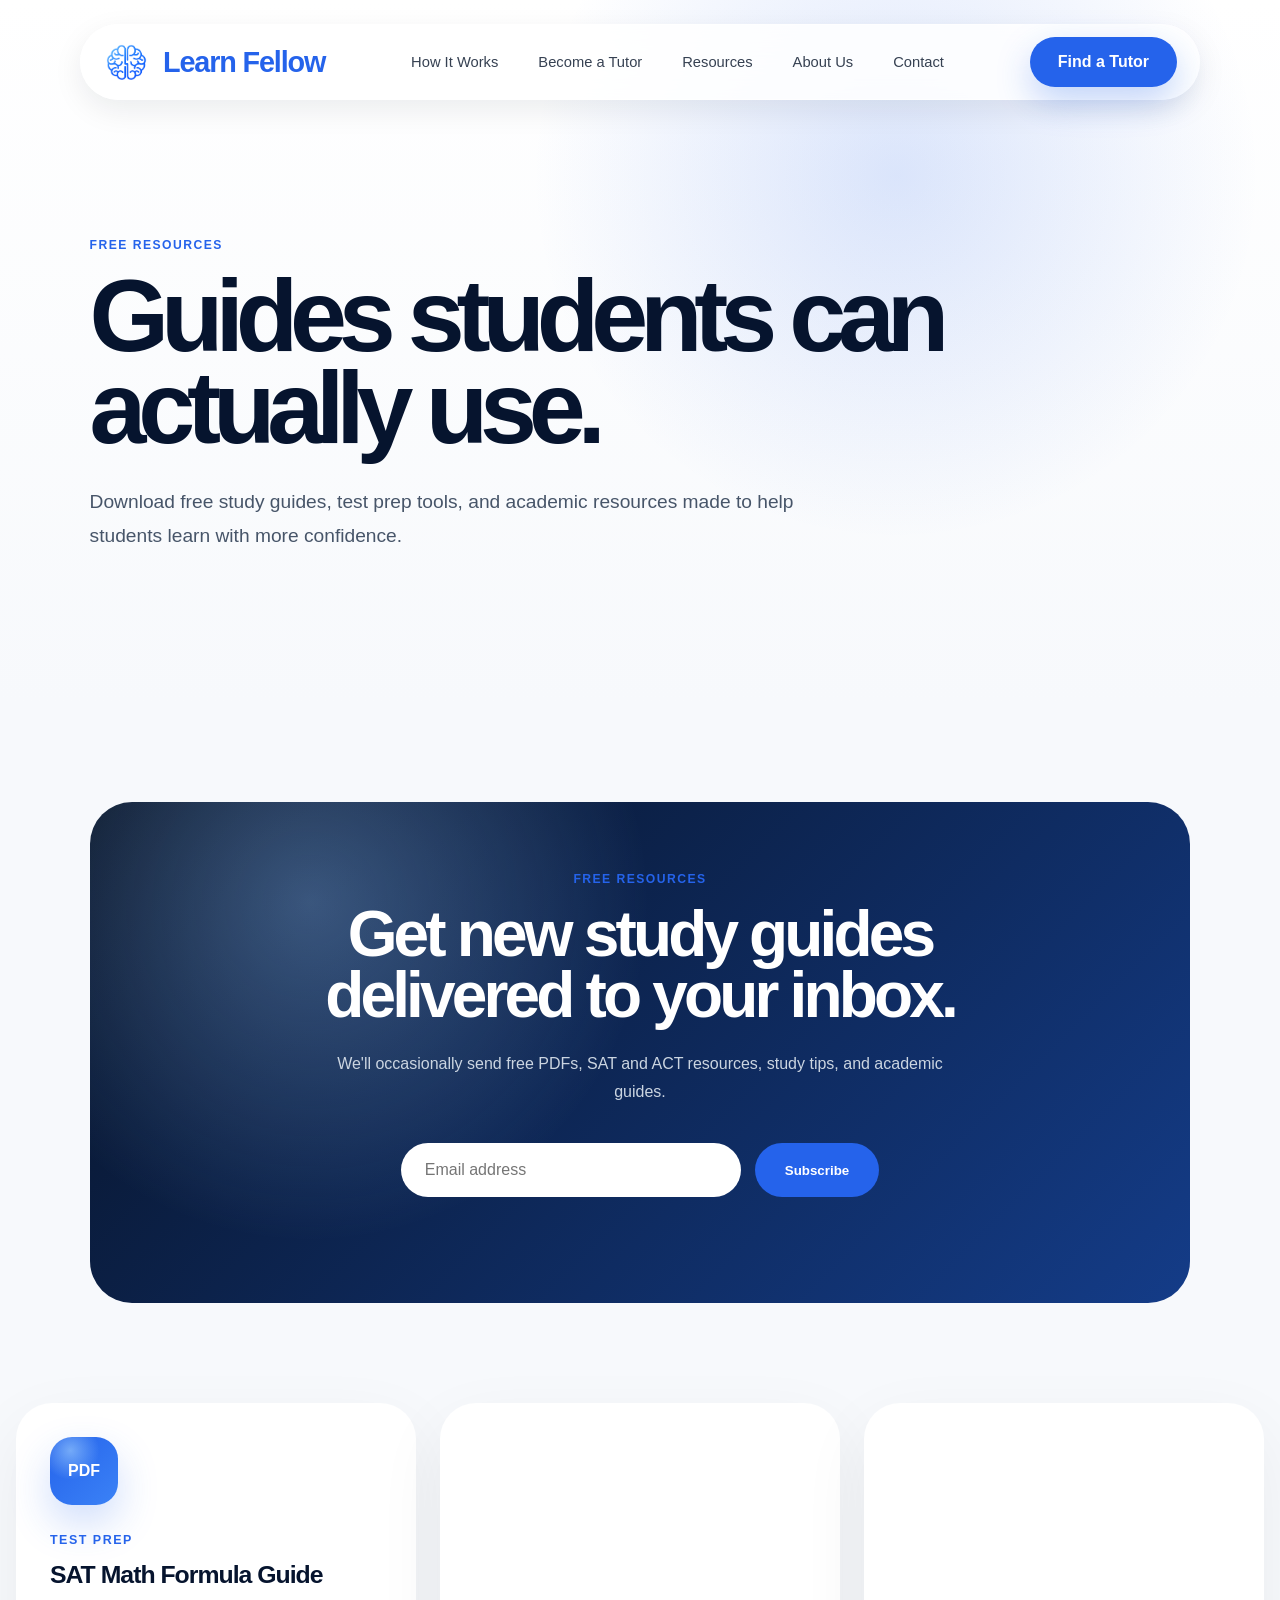
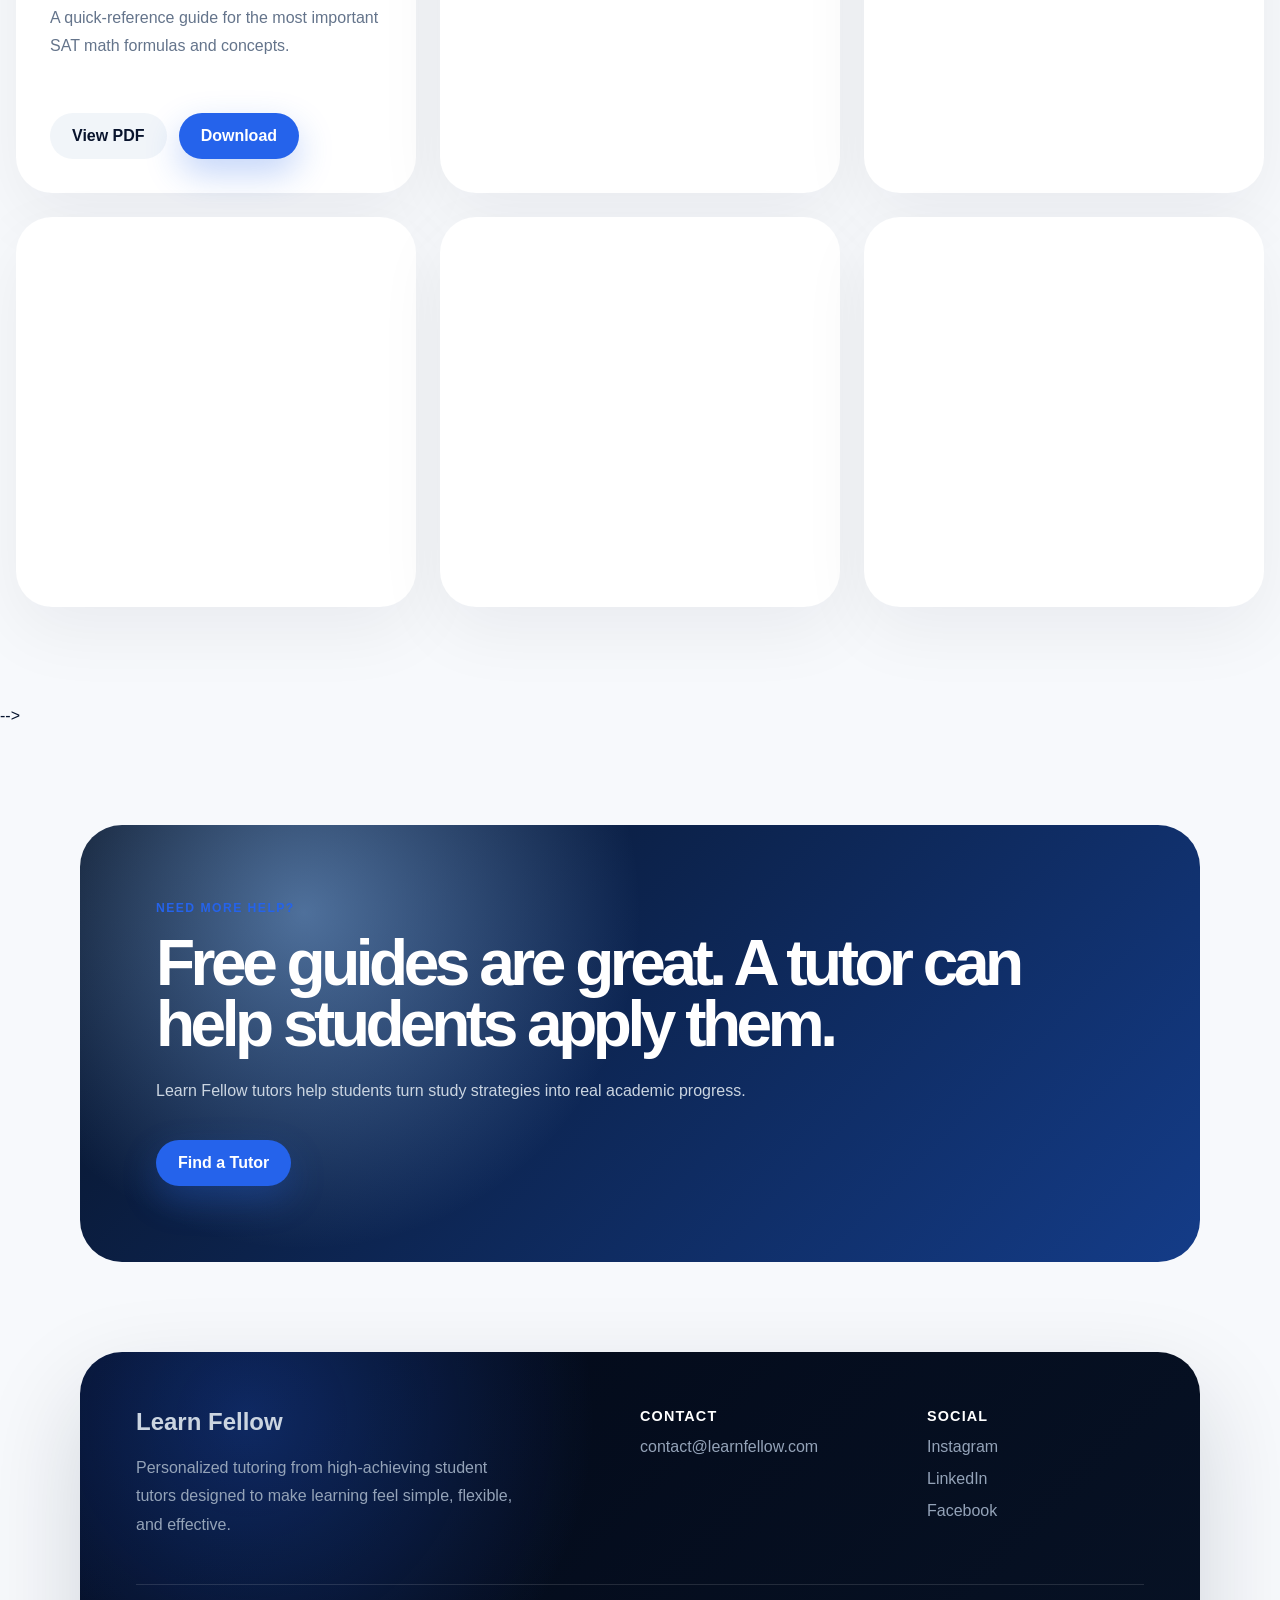
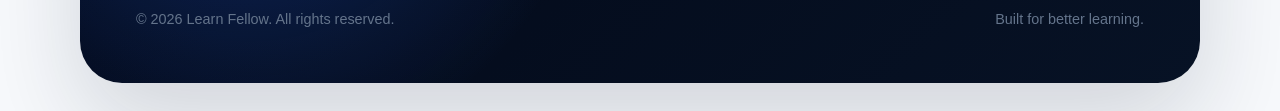
<file: pages/resources.html>
<!DOCTYPE html>
<html lang="en">
<!-- commit on windows -->

<head>
    <meta charset="UTF-8">
    <meta name="viewport" content="width=device-width, initial-scale=1.0">
    <title>Resources | Learn Fellow</title>

    <link rel="icon" href="../assets/favicon.png">

    <link rel="stylesheet" href="../css/global.css">
    <link rel="stylesheet" href="../css/resources.css">
</head>

<body>

    <header class="nav">
        <a href="../index.html" class="logo">
            <img src="../assets/brain.png" alt="Learn Fellow Logo">
            <span class="brand-text">Learn Fellow</span>
        </a>

        <nav id="mobileNav">
            <a href="../index.html#how">How It Works</a>
            <a href="become-tutor.html">Become a Tutor</a>
            <a href="resources.html">Resources</a>
            <a href="about.html">About Us</a>
            <a href="contact.html">Contact</a>
        </nav>

        <button class="menu-toggle" id="menuToggle">☰</button>

        <a href="find-tutor.html" class="nav-btn">Find a Tutor</a>
    </header>

    <section class="resources-hero reveal">
        <p class="eyebrow">Free Resources</p>

        <h1>Guides students can actually use.</h1>

        <p>
            Download free study guides, test prep tools, and academic resources made to help students learn with more
            confidence.
        </p>
    </section>

    <section class="newsletter reveal">
        <div class="newsletter-content">
            <p class="eyebrow">Free Resources</p>

            <h2>Get new study guides delivered to your inbox.</h2>

            <p>
                We'll occasionally send free PDFs, SAT and ACT resources,
                study tips, and academic guides.
            </p>

            <form class="newsletter-form" id="newsletterForm">
                <input type="email" id="newsletterEmail" placeholder="Email address" required>

                <button type="submit">
                    Subscribe
                </button>
            </form>

            <p id="newsletterStatus"></p>
        </div>
    </section>

    <section class="resources-section">

        <div class="resource-grid">

            <div class="resource-card reveal">

                <div class="resource-icon">PDF</div>

                <p class="resource-category">Test Prep</p>
                <h3>SAT Math Formula Guide</h3>

                <p>
                    A quick-reference guide for the most important SAT math formulas and concepts.
                </p>

                <div class="resource-actions">
                    <a href="../resources/satMathCheatSheet.png" target="_blank" class="secondary-btn">
                        View PDF
                    </a>

                    <a href="../resources/satMathCheatSheet.png" download class="primary">
                        Download
                    </a>
                </div>
    
            </div>

            <div class="resource-card reveal">
                <!--
                <div class="resource-icon">PDF</div>

                <p class="resource-category">Test Prep</p>
                <h3>SAT Math Formula Guide</h3>

                <p>
                    A quick-reference guide for the most important SAT math formulas and concepts.
                </p>

                <div class="resource-actions">
                    <a href="../resources/sat-math-formula-guide.pdf" target="_blank" class="secondary-btn">
                        View PDF
                    </a>

                    <a href="../resources/sat-math-formula-guide.pdf" download class="primary">
                        Download
                    </a>
                </div>
                -->
            </div>

            <div class="resource-card reveal">
                <!--
                <div class="resource-icon">PDF</div>

                <p class="resource-category">Test Prep</p>
                <h3>SAT Math Formula Guide</h3>

                <p>
                    A quick-reference guide for the most important SAT math formulas and concepts.
                </p>

                <div class="resource-actions">
                    <a href="../resources/sat-math-formula-guide.pdf" target="_blank" class="secondary-btn">
                        View PDF
                    </a>

                    <a href="../resources/sat-math-formula-guide.pdf" download class="primary">
                        Download
                    </a>
                </div>
                -->
            </div>

            <div class="resource-card reveal">
                <!--
                <div class="resource-icon">PDF</div>

                <p class="resource-category">Test Prep</p>
                <h3>SAT Math Formula Guide</h3>

                <p>
                    A quick-reference guide for the most important SAT math formulas and concepts.
                </p>

                <div class="resource-actions">
                    <a href="../resources/sat-math-formula-guide.pdf" target="_blank" class="secondary-btn">
                        View PDF
                    </a>

                    <a href="../resources/sat-math-formula-guide.pdf" download class="primary">
                        Download
                    </a>
                </div>
                -->
            </div>

            <div class="resource-card reveal">
                <!--
                <div class="resource-icon">PDF</div>

                <p class="resource-category">Test Prep</p>
                <h3>SAT Math Formula Guide</h3>

                <p>
                    A quick-reference guide for the most important SAT math formulas and concepts.
                </p>

                <div class="resource-actions">
                    <a href="../resources/sat-math-formula-guide.pdf" target="_blank" class="secondary-btn">
                        View PDF
                    </a>

                    <a href="../resources/sat-math-formula-guide.pdf" download class="primary">
                        Download
                    </a>
                </div>
                -->
            </div>

            <div class="resource-card reveal">
                <!--
                <div class="resource-icon">PDF</div>

                <p class="resource-category">Test Prep</p>
                <h3>SAT Math Formula Guide</h3>

                <p>
                    A quick-reference guide for the most important SAT math formulas and concepts.
                </p>

                <div class="resource-actions">
                    <a href="../resources/sat-math-formula-guide.pdf" target="_blank" class="secondary-btn">
                        View PDF
                    </a>

                    <a href="../resources/sat-math-formula-guide.pdf" download class="primary">
                        Download
                    </a>
                </div>
                -->
            </div>

        </div>
    </section>
    -->

    <section class="resources-cta reveal">
        <div>
            <p class="eyebrow">Need More Help?</p>
            <h2>Free guides are great. A tutor can help students apply them.</h2>
            <p>
                Learn Fellow tutors help students turn study strategies into real academic progress.
            </p>
        </div>

        <a href="find-tutor.html" class="primary">Find a Tutor</a>
    </section>

    <footer class="site-footer">
        <div class="footer-main">
            <div>
                <h2 class="footer-title">Learn Fellow</h2>

                <p class="footer-description">
                    Personalized tutoring from high-achieving student tutors designed to make learning feel
                    simple,
                    flexible, and effective.
                </p>
            </div>

            <div class="footer-column">
                <h4>Contact</h4>
                <a href="mailto:contact@learnfellow.com">contact@learnfellow.com</a>
            </div>

            <div class="footer-column">
                <h4>Social</h4>
                <a href="https://www.instagram.com/learnfellow/">
                    Instagram
                </a>

                <a href="https://www.linkedin.com/company/learnfellow/">
                    LinkedIn
                </a>

                <a href="https://www.facebook.com/profile.php?id=61583985770342">
                    Facebook
                </a>
            </div>
        </div>

        <div class="footer-bottom">
            <p>© 2026 Learn Fellow. All rights reserved.</p>
            <p>Built for better learning.</p>
        </div>
    </footer>

    <script src="../js/script.js"></script>
</body>

</html>
</file>
<file: css/global.css>
* {
  margin: 0;
  padding: 0;
  box-sizing: border-box;
}

html {
  scroll-behavior: smooth;
}

body {
  font-family: Inter, Arial, sans-serif;
  background: #f7f9fc;
  color: #06142e;
  overflow-x: hidden;
}

a {
  text-decoration: none;
  color: inherit;
}

.nav {
  position: fixed;
  top: 18px;
  left: 50%;
  transform: translateX(-50%);
  width: min(1120px, calc(100% - 32px));
  height: 78px;
  padding: 0 22px;
  border-radius: 999px;
  background: rgba(255,255,255,0.65);
  backdrop-filter: blur(24px);
  border: 1px solid rgba(255,255,255,0.5);
  box-shadow: 0 20px 60px rgba(10,31,68,0.08);
  display: flex;
  align-items: center;
  justify-content: space-between;
  z-index: 100;
}

.logo {
  display: flex;
  align-items: center;
  gap: 10px;
  font-size: 1.7rem;
  font-weight: 800;
  letter-spacing: -0.04em;
}

.logo img {
  height: 50px;
  width: auto;
  display: block;
}

.brand-text {
  color: #2563eb;
}

.nav nav {
  display: flex;
  gap: 48px;
  font-size: 0.92rem;
  color: #334155;
}

.nav nav a:hover {
  color: #2563eb;
}

.nav-btn,
.primary {
  background: #2563eb;
  color: white;
  padding: 14px 22px;
  border-radius: 999px;
  font-weight: 700;
  border: none;
  box-shadow: 0 14px 35px rgba(37,99,235,0.28);
  cursor: pointer;
  display: inline-block;
}

.secondary {
  background: white;
  color: #06142e;
  padding: 14px 22px;
  border-radius: 999px;
  font-weight: 700;
  box-shadow: 0 14px 35px rgba(15,23,42,0.08);
  display: inline-block;
}

.section {
  padding: 110px 7vw;
}

.section-heading {
  max-width: 620px;
  margin-bottom: 50px;
}

.section-heading h2 {
  font-size: clamp(2.2rem, 5vw, 4.5rem);
  line-height: 0.95;
  letter-spacing: -0.06em;
}

.eyebrow {
  color: #2563eb;
  text-transform: uppercase;
  font-size: 0.76rem;
  font-weight: 800;
  letter-spacing: 0.12em;
  margin-bottom: 18px;
}

.subtext {
  margin-top: 28px;
  font-size: 1.25rem;
  line-height: 1.7;
  color: #475569;
  max-width: 560px;
}

.page-hero {
  min-height: 70vh;
  padding: 180px 7vw 80px;
  display: flex;
  flex-direction: column;
  justify-content: center;
}

.page-hero h1 {
  font-size: clamp(3rem, 8vw, 7rem);
  line-height: 0.9;
  letter-spacing: -0.08em;
  max-width: 900px;
}

.site-footer {
  width: min(1120px, calc(100% - 32px));
  margin: 90px auto 28px;
  padding: 56px;
  border-radius: 42px;
  background:
    radial-gradient(circle at 15% 20%, rgba(37,99,235,0.35), transparent 35%),
    linear-gradient(135deg,#020817,#071225);
  color: #cbd5e1;
  box-shadow: 0 40px 100px rgba(15,23,42,0.16);
}

.footer-main {
  display: grid;
  grid-template-columns: 2fr 1fr 1fr;
  gap: 70px;
  padding-bottom: 44px;
  border-bottom: 1px solid rgba(255,255,255,0.12);
}

.footer-description {
  max-width: 390px;
  margin-top: 18px;
  line-height: 1.8;
  color: #94a3b8;
}

.footer-logo .brand-text {
  color: white;
}

.footer-logo img {
  height: 44px;
}

.footer-column {
  display: flex;
  flex-direction: column;
  gap: 14px;
}

.footer-column h4 {
  color: white;
  font-size: .9rem;
  letter-spacing: .08em;
  text-transform: uppercase;
}

.footer-column a {
  color: #94a3b8;
}

.footer-column a:hover {
  color: #93c5fd;
}

.footer-bottom {
  padding-top: 26px;
  display: flex;
  justify-content: space-between;
  color: #64748b;
  font-size: .9rem;
}

.reveal {
  opacity: 0;
  transform: translateY(28px);
  transition: all .8s ease;
}

.reveal.active {
  opacity: 1;
  transform: translateY(0);
}

.menu-toggle {
    display: none;
}

@media (max-width:900px) {

  .nav nav {
    display: none;
  }

  .hero,
  .trust,
  .steps,
  .testimonials,
  .tutor-grid {
    grid-template-columns: 1fr !important;
  }

  .site-footer {
    padding: 40px 28px;
  }

  .footer-main {
    grid-template-columns: 1fr;
    gap: 34px;
  }

  .footer-bottom {
    flex-direction: column;
  }
}

@media (max-width: 700px) {
  .nav {
    top: 16px;
    width: calc(100% - 28px);
    height: 72px;
    padding: 0 14px;
    border-radius: 999px;
  }

  .nav nav {
    display: none;
  }

  .logo {
    gap: 8px;
    font-size: 1.25rem;
    letter-spacing: -0.04em;
  }

  .logo img {
    height: 42px;
  }

  .nav-btn {
    padding: 13px 18px;
    font-size: 0.9rem;
    white-space: nowrap;
  }
}

@media (max-width: 430px) {
  .logo {
    font-size: 1.05rem;
  }

  .logo img {
    height: 38px;
  }

  .nav-btn {
    padding: 12px 15px;
    font-size: 0.82rem;
  }
}

.logo span,
.brand-text {
  white-space: nowrap;
}

/* ===========================
   NAVBAR
=========================== */

.nav {
    position: fixed;
    top: 24px;
    left: 50%;
    transform: translateX(-50%);
    width: min(1120px, calc(100% - 32px));
    height: 76px;

    display: flex;
    align-items: center;
    justify-content: space-between;

    padding: 0 22px;

    background: rgba(255,255,255,.85);
    backdrop-filter: blur(20px);

    border-radius: 999px;

    box-shadow:
        0 10px 30px rgba(15,23,42,.08);

    z-index: 1000;
}

.logo {
    display: flex;
    align-items: center;
    gap: 12px;

    text-decoration: none;
    color: #09142d;

    font-weight: 800;
    font-size: 1.8rem;

    white-space: nowrap;
}

.logo img {
    height: 42px;
    width: auto;
    display: block;
}

.brand-text {
    white-space: nowrap;
}

.nav nav {
    display: flex;
    gap: 40px;
}

.nav nav a {
    text-decoration: none;
    color: #364152;
    font-weight: 500;
    transition: 0.2s;
}

.nav nav a:hover {
    color: #2563eb;
}

.nav-btn {
    display: flex;
    align-items: center;
    justify-content: center;

    padding: 16px 28px;

    background: #2563eb;
    color: white;

    text-decoration: none;
    font-weight: 700;

    border-radius: 999px;

    transition: .25s;
}

.nav-btn:hover {
    transform: translateY(-2px);
    box-shadow: 0 12px 24px rgba(37,99,235,.25);
}

/* Hide hamburger on desktop */

.menu-toggle {
    display: none;
}

/* ===========================
   MOBILE NAV
=========================== */

@media (max-width: 800px) {

    .nav {
        height: 72px;
        padding: 0 16px;
    }

    .nav nav {
        display: none;

        position: absolute;
        top: 82px;
        left: 0;

        width: 100%;

        flex-direction: column;
        gap: 18px;

        padding: 28px;

        border-radius: 28px;

        background: rgba(255,255,255,.96);
        backdrop-filter: blur(20px);

        box-shadow:
            0 20px 40px rgba(0,0,0,.08);
    }

    .nav nav.active {
        display: flex;
    }

    .menu-toggle {
        display: block;

        border: none;
        background: transparent;

        font-size: 1.6rem;
        cursor: pointer;

        color: #09142d;

        margin-left: auto;
        margin-right: 10px;
    }

    .logo {
        font-size: 1.2rem;
    }

    .logo img {
        height: 36px;
    }

    .nav-btn {
        padding: 12px 18px;
        font-size: .9rem;
    }
}

.newsletter {
    width: min(1100px, calc(100% - 32px));
    margin: 100px auto;

    padding: 70px 60px;

    border-radius: 42px;

    background:
        radial-gradient(circle at 20% 20%, rgba(147,197,253,.35), transparent 35%),
        linear-gradient(135deg, #071225, #143c88);

    color: white;

    text-align: center;
}

.newsletter h2 {
    font-size: clamp(2.8rem, 5vw, 4.5rem);
    line-height: .95;
    letter-spacing: -.06em;

    margin: 16px auto 24px;

    max-width: 700px;
}

.newsletter p:not(.eyebrow) {
    color: #cbd5e1;
    max-width: 650px;
    margin: 0 auto 36px;
    line-height: 1.8;
}

.newsletter-form {
    display: flex;
    justify-content: center;
    gap: 14px;
    flex-wrap: wrap;
}

.newsletter-form input {
    width: 340px;

    padding: 18px 24px;

    border: none;
    border-radius: 999px;

    font-size: 1rem;
}

.newsletter-form button {
    padding: 18px 30px;

    border: none;
    border-radius: 999px;

    background: #2563eb;
    color: white;

    font-weight: 800;

    cursor: pointer;

    transition: .25s;
}

.newsletter-form button:hover {
    transform: translateY(-2px);
}

@media (max-width: 700px) {
    .newsletter {
        padding: 50px 28px;
    }

    .newsletter-form input {
        width: 100%;
    }

    .newsletter-form button {
        width: 100%;
    }
}

#newsletterStatus {
    margin-top: 18px;
    color: #cbd5e1;
    font-weight: 600;
}
</file>
<file: css/home.css>
.hero {
  min-height: 100vh;
  padding: 160px 7vw 80px;
  display: grid;
  grid-template-columns: 1fr .9fr;
  gap: 60px;
  align-items: center;
  background:
    radial-gradient(circle at 70% 20%, rgba(37, 99, 235, .18), transparent 35%),
    linear-gradient(180deg, #ffffff, #f7f9fc);
}

.hero h1 {
  font-size: clamp(3.5rem, 8vw, 7.5rem);
  line-height: .9;
  letter-spacing: -.08em;
  max-width: 760px;
}

.hero-buttons {
  display: flex;
  gap: 14px;
  margin-top: 34px;
}

.hero-card {
  position: relative;
  height: 560px;
  border-radius: 48px;
  background:
    linear-gradient(145deg, rgba(255, 255, 255, .9), rgba(255, 255, 255, .38)),
    radial-gradient(circle at 40% 20%, rgba(37, 99, 235, .32), transparent 35%);
  box-shadow:
    inset 0 0 0 1px rgba(255, 255, 255, .7),
    0 40px 100px rgba(15, 23, 42, .12);
  overflow: hidden;
}

.hero-card::before {
  content: "";
  position: absolute;
  width: 440px;
  height: 440px;
  border-radius: 50%;
  background: linear-gradient(135deg, #2563eb, #93c5fd);
  top: 70px;
  right: -80px;
  opacity: .85;
}

.hero-card::after {
  content: "";
  position: absolute;
  inset: 38px;
  border-radius: 38px;
  border: 1px solid rgba(255, 255, 255, .75);
}

.glass-panel {
  position: absolute;
  left: 38px;
  bottom: 38px;
  right: 38px;
  padding: 34px;
  border-radius: 34px;
  background: rgba(255, 255, 255, .72);
  backdrop-filter: blur(20px);
}

.glass-panel h3 {
  font-size: 2rem;
  margin-bottom: 12px;
}

.glass-panel p {
  color: #475569;
  line-height: 1.7;
}

.floating-card {
  position: absolute;
  background: rgba(255, 255, 255, .82);
  backdrop-filter: blur(18px);
  padding: 16px 20px;
  border-radius: 22px;
  font-weight: 800;
  box-shadow: 0 20px 60px rgba(15, 23, 42, .12);
}

.one {
  top: 80px;
  left: -20px;
}

.two {
  top: 210px;
  right: -18px;
}

.trust {
  width: min(1120px, calc(100% - 32px));
  margin: -35px auto 90px;
  padding: 34px;
  border-radius: 36px;
  background: white;
  display: grid;
  grid-template-columns: repeat(4, 1fr);
  gap: 26px;
  box-shadow: 0 30px 90px rgba(15, 23, 42, .08);
}

.trust h3 {
  margin-bottom: 8px;
}

.trust p {
  color: #64748b;
  line-height: 1.5;
}

.dark {
  background: #020817;
  color: white;
  border-radius: 48px;
  margin: 0 24px;
}

.tutor-grid {
  display: grid;
  grid-template-columns: repeat(3, 1fr);
  gap: 26px;
}

.tutor-card {
  padding: 34px;
  min-height: 320px;
  border-radius: 34px;
  background: rgba(255, 255, 255, .08);
  border: 1px solid rgba(255, 255, 255, .1);
  transition: .35s;
}

.tutor-card:hover {
  transform: translateY(-10px);
}

.avatar {
  width: 86px;
  height: 86px;
  border-radius: 50%;
  background: linear-gradient(135deg, #dbeafe, #2563eb);
  margin-bottom: 24px;
}

.tutor-card h3 {
  font-size: 1.5rem;
  margin-bottom: 12px;
}

.tutor-card p {
  color: #cbd5e1;
  margin-bottom: 28px;
}

.tutor-card a {
  color: #93c5fd;
  font-weight: 800;
}

.view-all {
  display: flex;
  justify-content: center;
  margin-top: 50px;
}

.steps {
  display: grid;
  grid-template-columns: repeat(4, 1fr);
  gap: 22px;
}

.step {
  padding: 32px;
  border-radius: 30px;
  background: white;
  box-shadow: 0 24px 70px rgba(15, 23, 42, .06);
}

.step span {
  display: block;
  color: #2563eb;
  font-weight: 900;
  margin-bottom: 50px;
}

.step h3 {
  margin-bottom: 12px;
}

.step p {
  color: #64748b;
}

.testimonials {
  display: grid;
  grid-template-columns: repeat(3, 1fr);
  gap: 26px;
}

.testimonial {
  padding: 34px;
  border-radius: 34px;
  background: white;
  font-size: 1.15rem;
  line-height: 1.65;
  box-shadow: 0 24px 70px rgba(15, 23, 42, .06);
}

.testimonial span {
  display: block;
  margin-top: 0px;
  color: #64748b;
}

.cta {
  width: min(1120px, calc(100% - 32px));
  margin: 60px auto;
  padding: 80px 40px;
  text-align: center;
  border-radius: 42px;
  background:
    radial-gradient(circle at 20% 20%, rgba(147, 197, 253, .5), transparent 35%),
    linear-gradient(135deg, #071225, #143c88);
  color: white;
}

.cta h2 {
  font-size: clamp(2rem, 5vw, 4rem);
  max-width: 800px;
  margin: auto;
}

.cta p {
  color: #cbd5e1;
  margin: 20px 0 34px;
}

.origin-section {
  width: min(1120px, calc(100% - 32px));
  margin: 80px auto 60px;
  padding: 70px;
  border-radius: 42px;
  background: white;
  box-shadow: 0 24px 70px rgba(15, 23, 42, 0.06);
}

.origin-section .eyebrow {
  margin-bottom: 18px;
}

.origin-section h2 {
  font-size: clamp(4rem, 6vw, 5.5rem);
  line-height: 0.9;
  letter-spacing: -0.08em;
  margin-bottom: 30px;
}

.story-line {
  width: 90px;
  height: 4px;
  border-radius: 999px;
  background: #2563eb;
  margin-bottom: 40px;
}

.story-content {
  max-width: 1000px;
}

.story-content p {
  font-size: 1.15rem;
  line-height: 2;
  color: #475569;
  margin-bottom: 40px;
}

@media (max-width: 900px) {

  .origin-section {
    padding: 40px 28px;
  }

  .origin-section h2 {
    font-size: 3rem;
  }

}

.story-button {
  display: inline-flex;
  align-items: center;
  gap: 10px;
  padding: 16px 30px;
  border-radius: 999px;
  background: #2563eb;
  color: white;
  font-weight: 700;
  text-decoration: none;
  transition: all 0.3s ease;
  box-shadow: 0 15px 35px rgba(37, 99, 235, 0.25);
}

.story-button:hover {
  transform: translateY(-3px);
  box-shadow: 0 20px 40px rgba(37, 99, 235, 0.35);
}

.testimonials-header {
  width: min(1120px, calc(100% - 32px));
  margin: 120px auto 35px;
}

.testimonials-header h2 {
  font-size: clamp(3rem, 5vw, 5rem);
  line-height: 0.95;
  letter-spacing: -0.06em;
  margin: 20px 0;
  max-width: 700px;
}

.section-subtext {
  max-width: 900px;
  font-size: 1.15rem;
  line-height: 1.8;
  color: #64748b;
}

.how-section {
  width: min(1120px, calc(100% - 32px));
  margin: 120px auto 50px;
}

.section-heading {
  max-width: 700px;
}

.steps-container {
  width: min(1450px, calc(100% - 32px));
  margin: auto;
}

.steps {
  display: grid;
  grid-template-columns: repeat(4, 1fr);
  gap: 22px;
}

.step {
  padding: 40px;
  border-radius: 32px;
  background: white;
  box-shadow: 0 24px 70px rgba(15, 23, 42, 0.06);
}

.step span {
  color: #2563eb;
  font-weight: 800;
  display: block;
  margin-bottom: 40px;
}

.step h3 {
  margin-bottom: 12px;
}

.step p {
  color: #64748b;
  line-height: 1.7;
}

.avatar {
  width: 92px;
  height: 92px;
  border-radius: 50%;
  overflow: hidden;
  margin-bottom: 24px;
  border: 2px solid rgba(255,255,255,0.85);
  box-shadow:
    0 0 0 1px rgba(255,255,255,.08),
    0 15px 35px rgba(0,0,0,.22);
}

.avatar img {
  width: 100%;
  height: 100%;
  object-fit: cover;
  object-position: center top;
  display: block;
}

.tutor-card button.open-modal {
  border: none;
  background: transparent;
  color: #93c5fd;
  font-weight: 800;
  cursor: pointer;
  padding: 0;
  font-size: 1rem;
}



.modal-meta {
    display: flex;
    gap: 12px;
    margin: 20px 0;
}

.modal-meta span {
    padding: 8px 14px;

    border-radius: 999px;

    background: #f1f5f9;

    font-weight: 700;
}

.modal-details {
    display: grid;
    grid-template-columns: 1fr 1fr;

    gap: 24px;

    margin: 30px 0;
}

.modal-details span {
    color: #2563eb;

    font-size: .8rem;

    font-weight: 700;

    text-transform: uppercase;

    letter-spacing: .08em;
}

.modal-actions {
    display: flex;
    gap: 14px;
    flex-wrap: wrap;
}

.modal-actions a {
    text-decoration: none;
}

.primary,
.pay-button {
    padding: 14px 24px;

    border-radius: 999px;

    font-weight: 700;
}

.primary {
    background: #2563eb;
    color: white;
}

.pay-button {
    background: #020817;
    color: white;
}

.modal-overlay {
    position: fixed;
    inset: 0;
    background: rgba(2,8,23,.75);

    display: flex;
    align-items: center;
    justify-content: center;

    opacity: 0;
    visibility: hidden;

    transition: .3s ease;

    z-index: 9999;
}

.modal-overlay.active {
    opacity: 1;
    visibility: visible;
}

.modal-box {
    width: min(700px, calc(100% - 32px));

    background: white;

    padding: 50px;

    border-radius: 36px;

    position: relative;

    box-shadow:
        0 40px 100px rgba(15,23,42,.18);
}

.close-modal {
    position: absolute;
    top: 24px;
    right: 28px;

    border: none;
    background: none;

    font-size: 2rem;

    cursor: pointer;
}

.modal-profile-circle {
    width: 125px;
    height: 125px;

    border-radius: 50%;
    overflow: hidden;

    border: 2px solid rgba(255,255,255,.9);

    box-shadow:
        0 0 0 1px rgba(15,23,42,.08),
        0 20px 45px rgba(15,23,42,.15);

    margin-bottom: 24px;
}

.modal-profile-circle img {
    width: 100%;
    height: 100%;

    object-fit: cover;
    object-position: center top;

    display: block;
}

.modal-subjects {
    color: #64748b;
    margin: 15px 0 20px;
}

.modal-meta {
    display: flex;
    gap: 12px;
    margin: 20px 0;
}

.modal-meta span {
    display: flex;
    align-items: center;
    justify-content: center;

    padding: 8px 14px;

    border-radius: 999px;

    background: #f1f5f9;

    font-weight: 700;
}

.modal-bio {
    color: #475569;
    line-height: 1.8;

    margin: 25px 0;
}

.modal-details {
    display: grid;
    grid-template-columns: 1fr 1fr;

    gap: 24px;

    margin: 30px 0;
}

.modal-details span {
    display: block;

    color: #2563eb;

    text-transform: uppercase;

    font-size: .75rem;

    letter-spacing: .1em;

    font-weight: 700;

    margin-bottom: 10px;
}

.modal-details p {
    color: #334155;
    line-height: 1.7;
}

.modal-actions {
    display: flex;
    gap: 14px;
    margin-top: 35px;
}

.primary {
    padding: 15px 28px;

    border-radius: 999px;

    background: #2563eb;

    color: white;

    text-decoration: none;

    font-weight: 700;
}

.pay-button {
    padding: 15px 28px;

    border-radius: 999px;

    background: #020817;

    color: white;

    text-decoration: none;

    font-weight: 700;
}

.tutor-meta {
    display: flex;
    gap: 12px;
    margin: 16px 0 18px;
}

.tutor-meta span {
    display: flex;
    align-items: center;
    justify-content: center;
    gap: 6px;

    padding: 8px 14px;
    border-radius: 999px;

    background: rgba(255,255,255,.1);
    color: #e5e7eb;

    font-size: .85rem;
    font-weight: 700;
}

.menu-toggle {
    display: none;
    border: none;
    background: transparent;
    color: #0f172a;
    font-size: 1.6rem;
    font-weight: 900;
    cursor: pointer;
}

@media (max-width: 700px) {
    .nav {
        top: 16px;
        width: calc(100% - 28px);
        height: 72px;
        padding: 0 14px;
        border-radius: 999px;
        gap: 10px;
    }

    .logo {
        gap: 8px;
        font-size: 1.05rem;
        letter-spacing: -0.04em;
        white-space: nowrap;
        margin-right: auto;
    }

    .logo img {
        height: 38px;
    }

    .nav nav {
        position: absolute;
        top: 82px;
        left: 0;
        width: 100%;
        display: none;
        flex-direction: column;
        gap: 18px;
        padding: 24px;
        border-radius: 28px;
        background: rgba(255,255,255,.96);
        backdrop-filter: blur(20px);
        box-shadow: 0 24px 60px rgba(15,23,42,.12);
    }

    .nav nav.active {
        display: flex;
    }

    .menu-toggle {
        display: block;
        order: 2;
    }

    .nav-btn {
        order: 3;
        padding: 12px 15px;
        font-size: 0.82rem;
        white-space: nowrap;
    }
}
</file>
<file: css/become-tutor.css>
.tutor-hero {
    min-height: 92vh;
    padding: 170px 7vw 90px;
    display: grid;
    grid-template-columns: 1fr 0.75fr;
    gap: 80px;
    align-items: center;
    background:
        radial-gradient(circle at 75% 25%, rgba(37,99,235,.18), transparent 35%),
        linear-gradient(180deg, #ffffff, #f7f9fc);
}

.tutor-hero h1 {
    font-size: clamp(4rem, 7vw, 7rem);
    line-height: 0.9;
    letter-spacing: -0.08em;
    max-width: 950px;
}

.tutor-hero-text p:not(.eyebrow) {
    max-width: 720px;
    margin: 30px 0 34px;
    font-size: 1.2rem;
    line-height: 1.8;
    color: #475569;
}

.tutor-hero-panel {
    min-height: 520px;
    padding: 28px;
    border-radius: 48px;
    background:
        radial-gradient(circle at 35% 20%, rgba(37,99,235,.28), transparent 35%),
        linear-gradient(145deg, rgba(255,255,255,.9), rgba(255,255,255,.4));
    box-shadow:
        inset 0 0 0 1px rgba(255,255,255,.75),
        0 40px 100px rgba(15,23,42,.12);
    display: grid;
    gap: 18px;
}

.mini-stat {
    padding: 30px;
    border-radius: 32px;
    background: rgba(255,255,255,.78);
    backdrop-filter: blur(18px);
    box-shadow: 0 18px 50px rgba(15,23,42,.07);
}

.mini-stat span {
    display: block;
    color: #2563eb;
    font-weight: 700;
    margin-bottom: 12px;
}

.mini-stat p {
    color: #475569;
    line-height: 1.6;
}

.mini-stat.highlight {
    background: #020817;
    color: white;
}

.mini-stat.highlight span {
    font-size: 3rem;
    line-height: 1;
    color: #93c5fd;
}

.mini-stat.highlight p {
    color: #cbd5e1;
}

.why-tutor-section {
    width: min(1400px, calc(100% - 32px));
    margin: 110px auto;
}

.why-heading {
    width: min(1120px, 100%);
    margin: 0 auto 44px;
}

.why-heading h2 {
    font-size: clamp(3rem, 5vw, 5rem);
    line-height: .95;
    letter-spacing: -.07em;
    max-width: 1100px;
}

.why-grid {
    display: grid;
    grid-template-columns: repeat(3, 1fr);
    gap: 24px;
}

.why-card {
    min-height: 340px;
    padding: 38px;
    border-radius: 36px;
    background: white;
    box-shadow: 0 24px 70px rgba(15,23,42,.06);
}

.why-card span {
    display: block;
    color: #2563eb;
    font-weight: 900;
    margin-bottom: 80px;
}

.why-card h3 {
    font-size: 1.4rem;
    margin-bottom: 14px;
}

.why-card p {
    color: #64748b;
    line-height: 1.7;
}

.tutor-process-section {
    width: min(1120px, calc(100% - 32px));
    margin: 120px auto;
    padding: 70px;
    border-radius: 42px;
    background: #020817;
    color: white;
    display: grid;
    grid-template-columns: 0.9fr 1.1fr;
    gap: 70px;
}

.process-left h2 {
    font-size: clamp(3rem, 5vw, 5rem);
    line-height: .95;
    letter-spacing: -.07em;
    margin-bottom: 24px;
}

.process-left p:not(.eyebrow) {
    color: #94a3b8;
    font-size: 1.1rem;
    line-height: 1.8;
}

.process-list {
    display: grid;
    gap: 18px;
}

.process-item {
    display: grid;
    grid-template-columns: 70px 1fr;
    gap: 24px;
    padding: 28px;
    border-radius: 28px;
    background: rgba(255,255,255,.08);
    border: 1px solid rgba(255,255,255,.1);
}

.process-item span {
    color: #93c5fd;
    font-weight: 900;
}

.process-item h3 {
    margin-bottom: 8px;
}

.process-item p {
    color: #cbd5e1;
    line-height: 1.7;
}

.earn-section {
    width: min(1120px, calc(100% - 32px));
    margin: 120px auto;
    display: grid;
    grid-template-columns: 1fr 430px;
    gap: 60px;
    align-items: center;
}

.earn-section h2 {
    font-size: clamp(3rem, 5vw, 5rem);
    line-height: .95;
    letter-spacing: -.07em;
    max-width: 800px;
}

.earn-card {
    padding: 44px;
    border-radius: 38px;
    background:
        radial-gradient(circle at 20% 20%, rgba(37,99,235,.2), transparent 35%),
        white;
    box-shadow: 0 24px 70px rgba(15,23,42,.06);
}

.earn-number {
    font-size: 6rem;
    line-height: .9;
    letter-spacing: -.08em;
    font-weight: 900;
    color: #2563eb;
}

.earn-label {
    margin-top: 16px;
    font-weight: 800;
    color: #06142e;
}

.earn-note {
    margin-top: 22px;
    color: #64748b;
    line-height: 1.7;
}

.requirements-section {
    width: min(1120px, calc(100% - 32px));
    margin: 120px auto;
}

.requirements-heading h2 {
    font-size: clamp(3rem, 5vw, 5rem);
    line-height: .95;
    letter-spacing: -.07em;
    max-width: 1100px;
    margin-bottom: 44px;
}

.requirements-list {
    display: grid;
    gap: 16px;
}

.requirement-item {
    border-radius: 28px;
    background: white;
    box-shadow: 0 20px 60px rgba(15,23,42,.06);
    overflow: hidden;
}

.requirement-item summary {
    cursor: pointer;
    padding: 28px 32px;
    font-weight: 500;
    font-size: 1.15rem;
    list-style: none;
}

.requirement-item summary::-webkit-details-marker {
    display: none;
}

.requirement-item summary::after {
    content: "+";
    float: right;
    color: #2563eb;
    font-size: 1.5rem;
}

.requirement-item[open] summary::after {
    content: "–";
}

.requirement-item p {
    padding: 0 32px 30px;
    color: #64748b;
    line-height: 1.8;
    max-width: 850px;
}

.tutor-cta {
    width: min(1120px, calc(100% - 32px));
    margin: 80px auto 90px;
    padding: 76px;
    border-radius: 42px;
    background:
        radial-gradient(circle at 20% 20%, rgba(147,197,253,.5), transparent 35%),
        linear-gradient(135deg, #071225, #143c88);
    color: white;
}

.tutor-cta h2 {
    font-size: clamp(2.5rem, 5vw, 4.8rem);
    line-height: .95;
    letter-spacing: -.07em;
    max-width: 800px;
}

.tutor-cta p {
    color: #cbd5e1;
    margin: 20px 0 34px;
}

@media (max-width: 900px) {
    .tutor-hero,
    .tutor-process-section,
    .earn-section,
    .why-grid {
        grid-template-columns: 1fr;
    }

    .tutor-hero {
        padding-top: 140px;
    }

    .tutor-hero-panel {
        min-height: auto;
    }

    .tutor-process-section,
    .tutor-cta {
        padding: 42px 28px;
    }
}

@media (max-width: 700px) {
    .tutor-hero {
        min-height: auto;
        padding: 150px 7vw 80px;
        display: block;
        overflow: hidden;
    }

    .tutor-hero h1 {
        font-size: clamp(3.8rem, 15vw, 5rem);
        line-height: 0.9;
        letter-spacing: -0.08em;
        max-width: 100%;
    }

    .tutor-hero-text p:not(.eyebrow) {
        max-width: 100%;
        font-size: 1.25rem;
    }

    .tutor-hero-panel {
        margin-top: 70px;
        min-height: auto;
    }
}

@media (max-width: 700px) {
    .tutor-hero {
        min-height: auto;
        padding: 140px 6vw 60px;
        display: flex;
        flex-direction: column;
        gap: 42px;
        overflow: hidden;
    }

    .tutor-hero h1 {
        font-size: clamp(3rem, 12vw, 4.1rem);
        line-height: 0.9;
        letter-spacing: -0.08em;
        max-width: 100%;
    }

    .tutor-hero-text p:not(.eyebrow) {
        font-size: 1.15rem;
        line-height: 1.7;
        max-width: 100%;
    }

    .tutor-hero-panel {
        width: 100%;
        min-height: auto;
        padding: 18px;
        border-radius: 34px;
        display: grid;
        gap: 14px;
        margin-top: 0;
    }

    .mini-stat {
        padding: 24px;
        border-radius: 26px;
    }

    .mini-stat span {
        margin-bottom: 8px;
    }

    .mini-stat.highlight span {
        font-size: 3.2rem;
    }
}

@media (max-width: 700px) {
    .tutor-hero-panel {
        width: 100%;
        max-width: 100%;
        padding: 18px;
        box-sizing: border-box;
        overflow: hidden;
    }

    .mini-stat {
        width: 100%;
        max-width: 100%;
        box-sizing: border-box;
        padding: 24px;
        border-radius: 26px;
    }

    .mini-stat.highlight span {
        font-size: clamp(3rem, 17vw, 4.5rem);
        line-height: 0.9;
        word-break: break-word;
    }

    .mini-stat.highlight {
        overflow: hidden;
    }
}

@media (max-width: 700px) {
    .mini-stat.highlight span {
        font-size: 2.1rem !important;
        line-height: 0.9 !important;
        letter-spacing: -0.04em !important;
    }
}
</file>
<file: css/contact.css>
.contact-layout {
    min-height: 100vh;
    padding: 180px 7vw 100px;
    display: grid;
    grid-template-columns: 550px 650px;
    justify-content: center;
    gap: 250px;
    align-items: center;
}
.contact-right {
    width: 100%;
    max-width: 650px;
    justify-self: center;
}

.contact-form {
    display: flex;
    flex-direction: column;
    gap: 18px;
}

.contact-left h1 {
    font-size: clamp(4rem, 7vw, 6rem);
    line-height: 0.9;
    letter-spacing: -0.08em;
}

.contact-form input,
.contact-form textarea {
    width: 100%;
    border: none;
    outline: none;
    padding: 22px;
    border-radius: 24px;
    font-size: 1rem;
    background: white;
    box-shadow: 0 20px 60px rgba(15,23,42,0.06);
}

.contact-form textarea {
    min-height: 220px;
    resize: vertical;
}

.contact-form button {
    width: fit-content;
    margin-top: 10px;
}

@media (max-width: 1000px) {
    .contact-layout {
        grid-template-columns: 1fr;
        gap: 60px;
        padding-top: 140px;
    }

    .contact-left h1 {
        font-size: 4rem;
    }
}

.form-status {
  margin-top: 10px;
  color: #2563eb;
  font-weight: 700;
} 

.footer-title {
    font-size: 2rem;
    font-weight: 800;
    color: white;
    letter-spacing: -0.05em;
    margin-bottom: 18px;
}
</file>
<file: css/find-tutor.css>
.find-hero {
  min-height: 82vh;
  padding: 170px 7vw 80px;
  display: flex;
  flex-direction: column;
  justify-content: center;
  align-items: center;
  text-align: center;
  background:
    radial-gradient(circle at 50% 20%, rgba(37, 99, 235, .18), transparent 35%),
    linear-gradient(180deg, #ffffff, #f7f9fc);
}

.find-hero h1 {
  font-size: clamp(4rem, 8vw, 7.5rem);
  line-height: 0.9;
  letter-spacing: -0.08em;
  max-width: 1000px;
}

.find-hero p:not(.eyebrow) {
  max-width: 750px;
  margin-top: 30px;
  font-size: 1.2rem;
  line-height: 1.8;
  color: #475569;
}

.search-wrap {
  width: min(900px, 100%);
  margin-top: 45px;
}

.search-wrap input {
  width: 100%;
  padding: 28px 34px;
  border: none;
  outline: none;
  border-radius: 999px;
  font-size: 1.15rem;
  background: white;
  box-shadow: 0 24px 70px rgba(15, 23, 42, .08);
  transition: all .3s ease;
}

.search-wrap input:focus {
  box-shadow:
    0 24px 70px rgba(15, 23, 42, .08),
    0 0 0 4px rgba(37, 99, 235, .12);
}

.tutor-directory {
  width: min(1400px, calc(100% - 32px));
  margin: 60px auto 120px;
  display: grid;
  grid-template-columns: repeat(5, 1fr);
  gap: 22px;
}

.tutor-card {
  min-height: 390px;
  padding: 28px;
  border-radius: 34px;
  background: white;
  box-shadow: 0 24px 70px rgba(15, 23, 42, .06);
  transition: all .3s ease;
}

.tutor-card:hover {
  transform: translateY(-8px);
  box-shadow: 0 34px 90px rgba(15, 23, 42, .1);
}

.profile-circle,
.modal-profile-circle {
  width: 92px;
  height: 92px;
  border-radius: 50%;
  background:
    radial-gradient(circle at 30% 20%, #dbeafe, transparent 35%),
    linear-gradient(135deg, #2563eb, #93c5fd);
  display: flex;
  align-items: center;
  justify-content: center;
  color: white;
  font-weight: 900;
  font-size: 1.4rem;
  margin-bottom: 24px;
}

.tutor-tag {
  color: #2563eb;
  font-size: .78rem;
  font-weight: 900;
  letter-spacing: .1em;
  text-transform: uppercase;
  margin-bottom: 14px;
}

.tutor-card h3 {
  font-size: 1.45rem;
  margin-bottom: 12px;
}

.tutor-card p:not(.tutor-tag) {
  color: #64748b;
  line-height: 1.7;
  margin-bottom: 28px;
}

.open-modal {
  border: none;
  background: #020817;
  color: white;
  padding: 13px 20px;
  border-radius: 999px;
  font-weight: 800;
  cursor: pointer;
}

.no-results {
  display: none;
  text-align: center;
  color: #64748b;
  margin-top: -70px;
  margin-bottom: 90px;
  font-weight: 700;
}

.all-tutors-section {
  width: min(1120px, calc(100% - 32px));
  margin: 100px auto;
}

.all-tutors-heading h2 {
  font-size: clamp(3rem, 5vw, 5rem);
  line-height: .95;
  letter-spacing: -.07em;
  margin-bottom: 42px;
}

.all-tutors-grid {
  display: grid;
  grid-template-columns: repeat(3, 1fr);
  gap: 24px;
}

.all-tutors-card {
  min-height: 300px;
  padding: 34px;
  border-radius: 34px;
  background: white;
  box-shadow: 0 24px 70px rgba(15, 23, 42, .06);
}

.all-tutors-card span {
  display: block;
  color: #2563eb;
  font-weight: 900;
  margin-bottom: 70px;
}

.all-tutors-card h3 {
  font-size: 1.35rem;
  margin-bottom: 12px;
}

.all-tutors-card p {
  color: #64748b;
  line-height: 1.7;
}

.review-section {
  width: min(1120px, calc(100% - 32px));
  margin: 100px auto 90px;
  padding: 70px;
  border-radius: 42px;
  background:
    radial-gradient(circle at 20% 20%, rgba(147, 197, 253, .5), transparent 35%),
    linear-gradient(135deg, #071225, #143c88);
  color: white;
  display: flex;
  justify-content: space-between;
  align-items: center;
  gap: 40px;
}

.review-section h2 {
  font-size: clamp(2.5rem, 5vw, 4.6rem);
  line-height: .95;
  letter-spacing: -.07em;
  max-width: 760px;
}

.review-section p:not(.eyebrow) {
  color: #cbd5e1;
  margin-top: 20px;
  line-height: 1.7;
}

.modal-overlay {
  position: fixed;
  inset: 0;
  background: rgba(2, 8, 23, .62);
  backdrop-filter: blur(14px);
  display: none;
  align-items: center;
  justify-content: center;
  padding: 24px;
  z-index: 500;
}

.modal-overlay.active {
  display: flex;
}

.modal-box {
  width: min(720px, 100%);
  padding: 42px;
  border-radius: 42px;
  background: white;
  position: relative;
  box-shadow: 0 40px 120px rgba(0, 0, 0, .25);
}

.close-modal {
  position: absolute;
  top: 24px;
  right: 28px;
  border: none;
  background: #f1f5f9;
  width: 42px;
  height: 42px;
  border-radius: 50%;
  font-size: 1.6rem;
  cursor: pointer;
}

.modal-box h2 {
  font-size: clamp(2.4rem, 5vw, 4rem);
  line-height: .95;
  letter-spacing: -.07em;
  margin-bottom: 16px;
}

.modal-subjects {
  color: #2563eb;
  font-weight: 800;
  margin-bottom: 24px;
}

.modal-bio {
  color: #475569;
  line-height: 1.8;
  font-size: 1.05rem;
  margin-bottom: 30px;
}

.modal-details {
  display: grid;
  grid-template-columns: repeat(2, 1fr);
  gap: 18px;
  margin-bottom: 34px;
}

.modal-details div {
  padding: 22px;
  border-radius: 24px;
  background: #f8fafc;
}

.modal-details span {
  color: #2563eb;
  font-size: .75rem;
  font-weight: 900;
  letter-spacing: .1em;
  text-transform: uppercase;
}

.modal-details p {
  margin-top: 8px;
  color: #475569;
  line-height: 1.5;
}

.footer-title {
  font-size: 2rem;
  font-weight: 800;
  color: white;
  letter-spacing: -0.05em;
  margin-bottom: 18px;
}

@media (max-width: 1150px) {
  .tutor-directory {
    grid-template-columns: repeat(2, 1fr);
  }
}

@media (max-width: 900px) {

  .tutor-directory,
  .all-tutors-grid,
  .modal-details {
    grid-template-columns: 1fr;
  }

  .review-section {
    flex-direction: column;
    align-items: flex-start;
    padding: 42px 28px;
  }
}

.tutor-meta {
  display: flex;
  gap: 12px;
  margin: 18px 0;
}

.tutor-meta span {
  display: flex;
  align-items: center;
  justify-content: center;
  gap: 6px;

  padding: 8px 14px;
  border-radius: 999px;
  background: #f1f5f9;

  font-size: .85rem;
  font-weight: 700;
  color: #0f172a;
}

.subject-tags {
  display: flex;
  flex-wrap: wrap;
  gap: 10px;
  margin-bottom: 28px;
}

.subject-tags span {
  padding: 8px 14px;
  border-radius: 999px;
  background: rgba(37, 99, 235, .1);
  color: #2563eb;
  font-size: .82rem;
  font-weight: 700;
}

.profile-circle {
    width: 92px;
    height: 92px;
    border-radius: 50%;
    overflow: hidden;

    border: 2px solid rgba(255,255,255,0.85);

    box-shadow:
        0 0 0 1px rgba(15,23,42,.08),
        0 15px 35px rgba(15,23,42,.12);

    background:
        radial-gradient(circle at 30% 20%, #dbeafe, transparent 35%),
        linear-gradient(135deg, #2563eb, #93c5fd);

    display: flex;
    align-items: center;
    justify-content: center;

    color: white;
    font-weight: 900;
    font-size: 1.4rem;

    margin-bottom: 24px;
}

.profile-circle img,
.modal-profile-circle img {
  width: 100%;
  height: 100%;
  object-fit: cover;
  border-radius: 50%;
}

.profile-circle span,
.modal-profile-circle span {
  display: block;
}

.tutor-meta,
.modal-meta {
  display: flex;
  gap: 12px;
  margin: 18px 0;
}

.tutor-meta span,
.modal-meta span {
  display: flex;
  align-items: center;
  justify-content: center;
  gap: 6px;
  padding: 8px 14px;
  border-radius: 999px;
  background: #f1f5f9;
  font-size: .85rem;
  font-weight: 700;
  color: #0f172a;
}

.subject-tags {
  display: flex;
  flex-wrap: wrap;
  gap: 10px;
  margin-bottom: 28px;
}

.subject-tags span {
  padding: 8px 14px;
  border-radius: 999px;
  background: rgba(37, 99, 235, .1);
  color: #2563eb;
  font-size: .82rem;
  font-weight: 700;
}

.modal-profile-circle {
  width: 104px;
  height: 104px;
  border-radius: 50%;
  background:
    radial-gradient(circle at 30% 20%, #dbeafe, transparent 35%),
    linear-gradient(135deg, #2563eb, #93c5fd);
  display: flex;
  align-items: center;
  justify-content: center;
  color: white;
  font-weight: 900;
  font-size: 1.5rem;
  margin-bottom: 24px;
  overflow: hidden;
}

.modal-actions {
    display: flex;
    gap: 12px;
    margin-top: 28px;
}

.modal-actions a {
    flex: 1;
}

.modal-actions a {
    display: flex;
    align-items: center;
    justify-content: center;

    padding: 16px 24px;

    border-radius: 999px;

    text-decoration: none;
    font-weight: 700;

    min-height: 52px;

    flex: 1;
}

.pay-button {
  display: inline-block;
  padding: 14px 22px;
  border-radius: 999px;
  background: #020817;
  color: white;
  font-weight: 800;
  box-shadow: 0 14px 35px rgba(15, 23, 42, .18);
}
</file>
<file: css/resources.css>
.resources-hero {
    min-height: 78vh;
    padding: 170px 7vw 80px;
    display: flex;
    flex-direction: column;
    justify-content: center;
    background:
        radial-gradient(circle at 70% 25%, rgba(37,99,235,.16), transparent 35%),
        linear-gradient(180deg, #ffffff, #f7f9fc);
}

.resources-hero h1 {
    font-size: clamp(4rem, 8vw, 7.2rem);
    line-height: 0.9;
    letter-spacing: -0.08em;
    max-width: 1050px;
}

.resources-hero p:not(.eyebrow) {
    max-width: 760px;
    margin-top: 30px;
    font-size: 1.2rem;
    line-height: 1.8;
    color: #475569;
}

.resources-section {
    width: min(1400px, calc(100% - 32px));
    margin: 100px auto;
}

.resources-heading {
    width: min(1120px, 100%);
    margin: 0 auto 42px;
}

.resources-heading h2 {
    font-size: clamp(3rem, 5vw, 5rem);
    line-height: .95;
    letter-spacing: -.07em;
    max-width: 1150px;
}

.resource-grid {
    display: grid;
    grid-template-columns: repeat(3, 1fr);
    gap: 24px;
}

.resource-card {
    min-height: 390px;
    padding: 34px;
    border-radius: 36px;
    background: white;
    box-shadow: 0 24px 70px rgba(15,23,42,.06);
    display: flex;
    flex-direction: column;
    transition: .3s ease;
}

.resource-card:hover {
    transform: translateY(-7px);
    box-shadow: 0 34px 90px rgba(15,23,42,.1);
}

.resource-icon {
    width: 68px;
    height: 68px;
    border-radius: 22px;
    background:
        radial-gradient(circle at 30% 20%, rgba(147,197,253,.7), transparent 40%),
        linear-gradient(135deg, #2563eb, #3b82f6);
    color: white;
    font-weight: 900;
    display: flex;
    align-items: center;
    justify-content: center;
    margin-bottom: 28px;
    box-shadow: 0 18px 40px rgba(37,99,235,.22);
}

.resource-category {
    color: #2563eb;
    font-size: .78rem;
    font-weight: 900;
    letter-spacing: .12em;
    text-transform: uppercase;
    margin-bottom: 14px;
}

.resource-card h3 {
    font-size: 1.55rem;
    line-height: 1.1;
    letter-spacing: -.04em;
    margin-bottom: 16px;
}

.resource-card p:not(.resource-category) {
    color: #64748b;
    line-height: 1.75;
    margin-bottom: 28px;
}

.resource-actions {
    margin-top: auto;
    display: flex;
    gap: 12px;
    flex-wrap: wrap;
}

.secondary-btn {
    display: inline-flex;
    align-items: center;
    justify-content: center;
    padding: 14px 22px;
    border-radius: 999px;
    background: #f1f5f9;
    color: #09142d;
    text-decoration: none;
    font-weight: 800;
}

.resources-cta {
    width: min(1120px, calc(100% - 32px));
    margin: 100px auto 90px;
    padding: 76px;
    border-radius: 42px;
    background:
        radial-gradient(circle at 20% 20%, rgba(147,197,253,.5), transparent 35%),
        linear-gradient(135deg, #071225, #143c88);
    color: white;
}

.resources-cta h2 {
    font-size: clamp(2.7rem, 5vw, 4.8rem);
    line-height: .95;
    letter-spacing: -.07em;
    max-width: 900px;
}

.resources-cta p:not(.eyebrow) {
    color: #cbd5e1;
    margin: 22px 0 34px;
    line-height: 1.8;
    max-width: 720px;
}

@media (max-width: 1000px) {
    .resource-grid {
        grid-template-columns: repeat(2, 1fr);
    }
}

@media (max-width: 700px) {
    .resources-hero {
        min-height: auto;
        padding: 150px 7vw 70px;
    }

    .resources-hero h1 {
        font-size: clamp(3.3rem, 14vw, 4.5rem);
    }

    .resource-grid {
        grid-template-columns: 1fr;
    }

    .resource-card {
        min-height: auto;
    }

    .resources-cta {
        padding: 42px 28px;
    }
}
</file>
